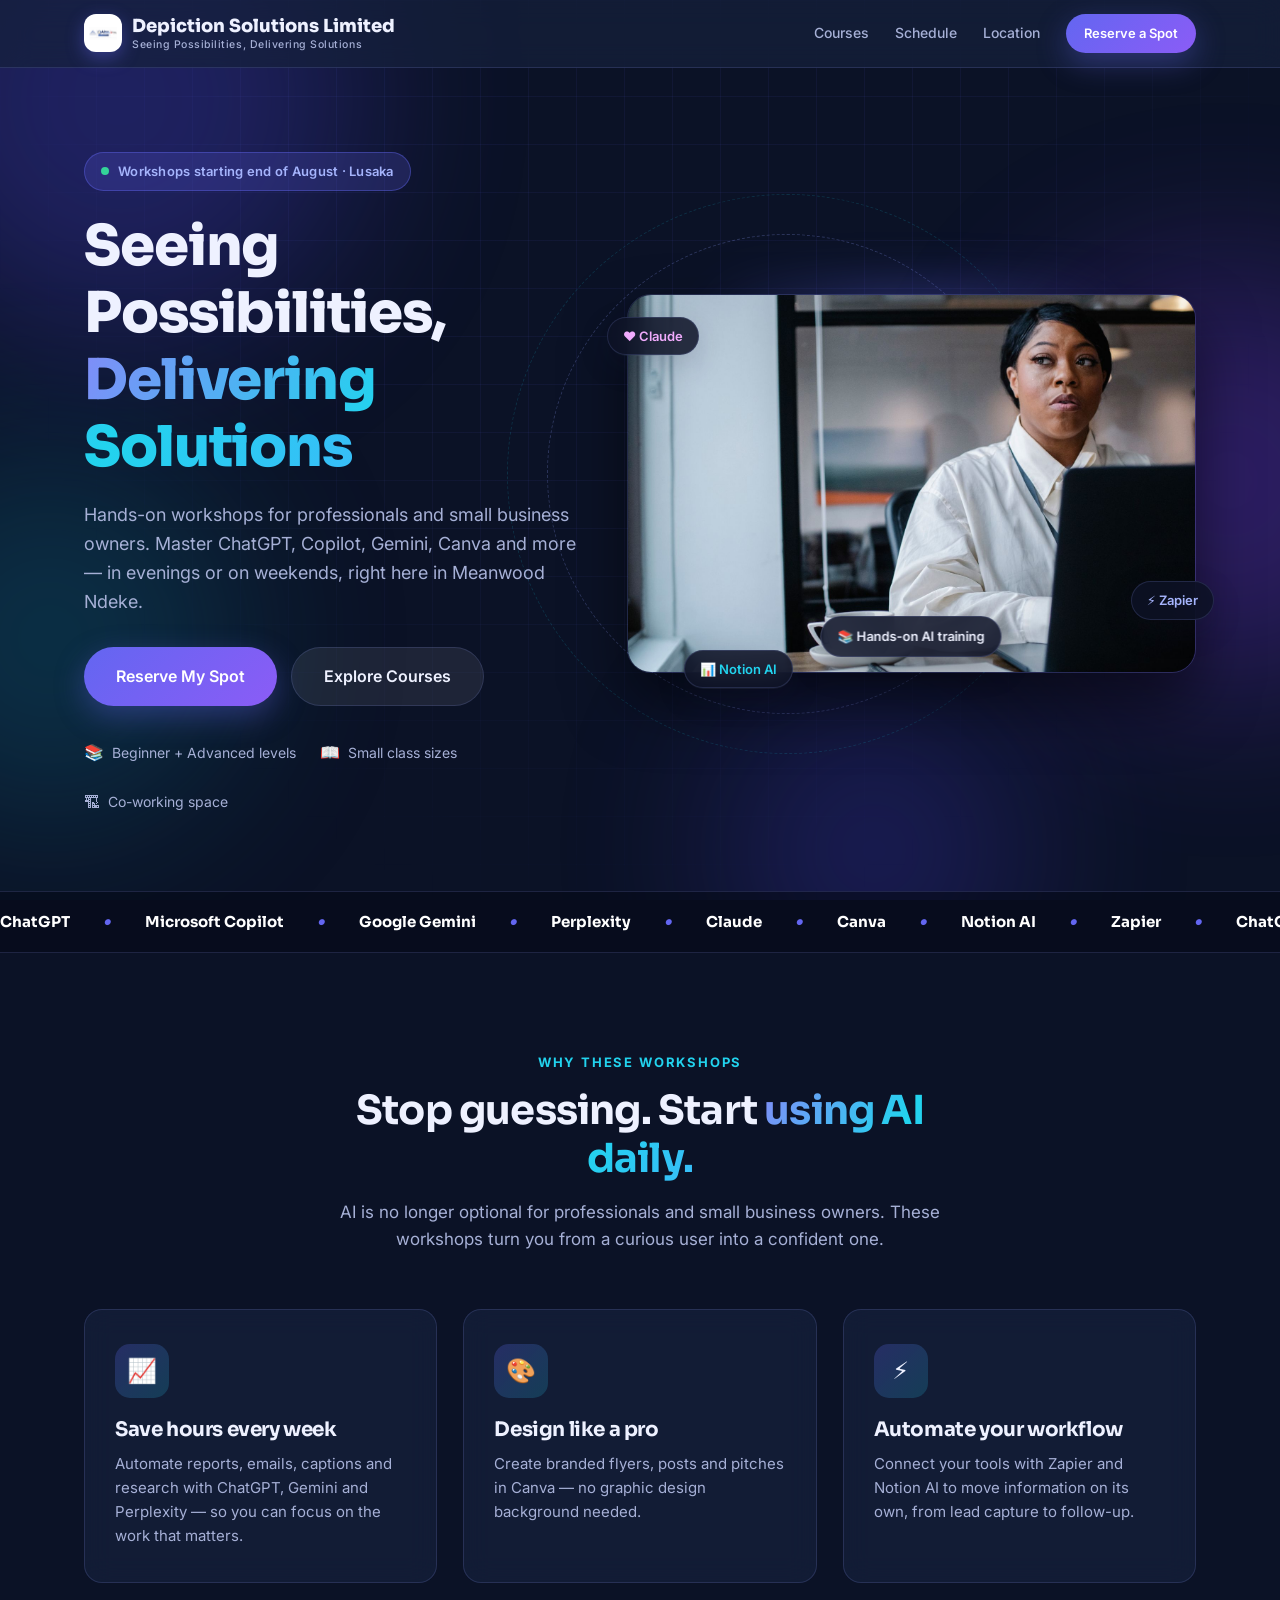
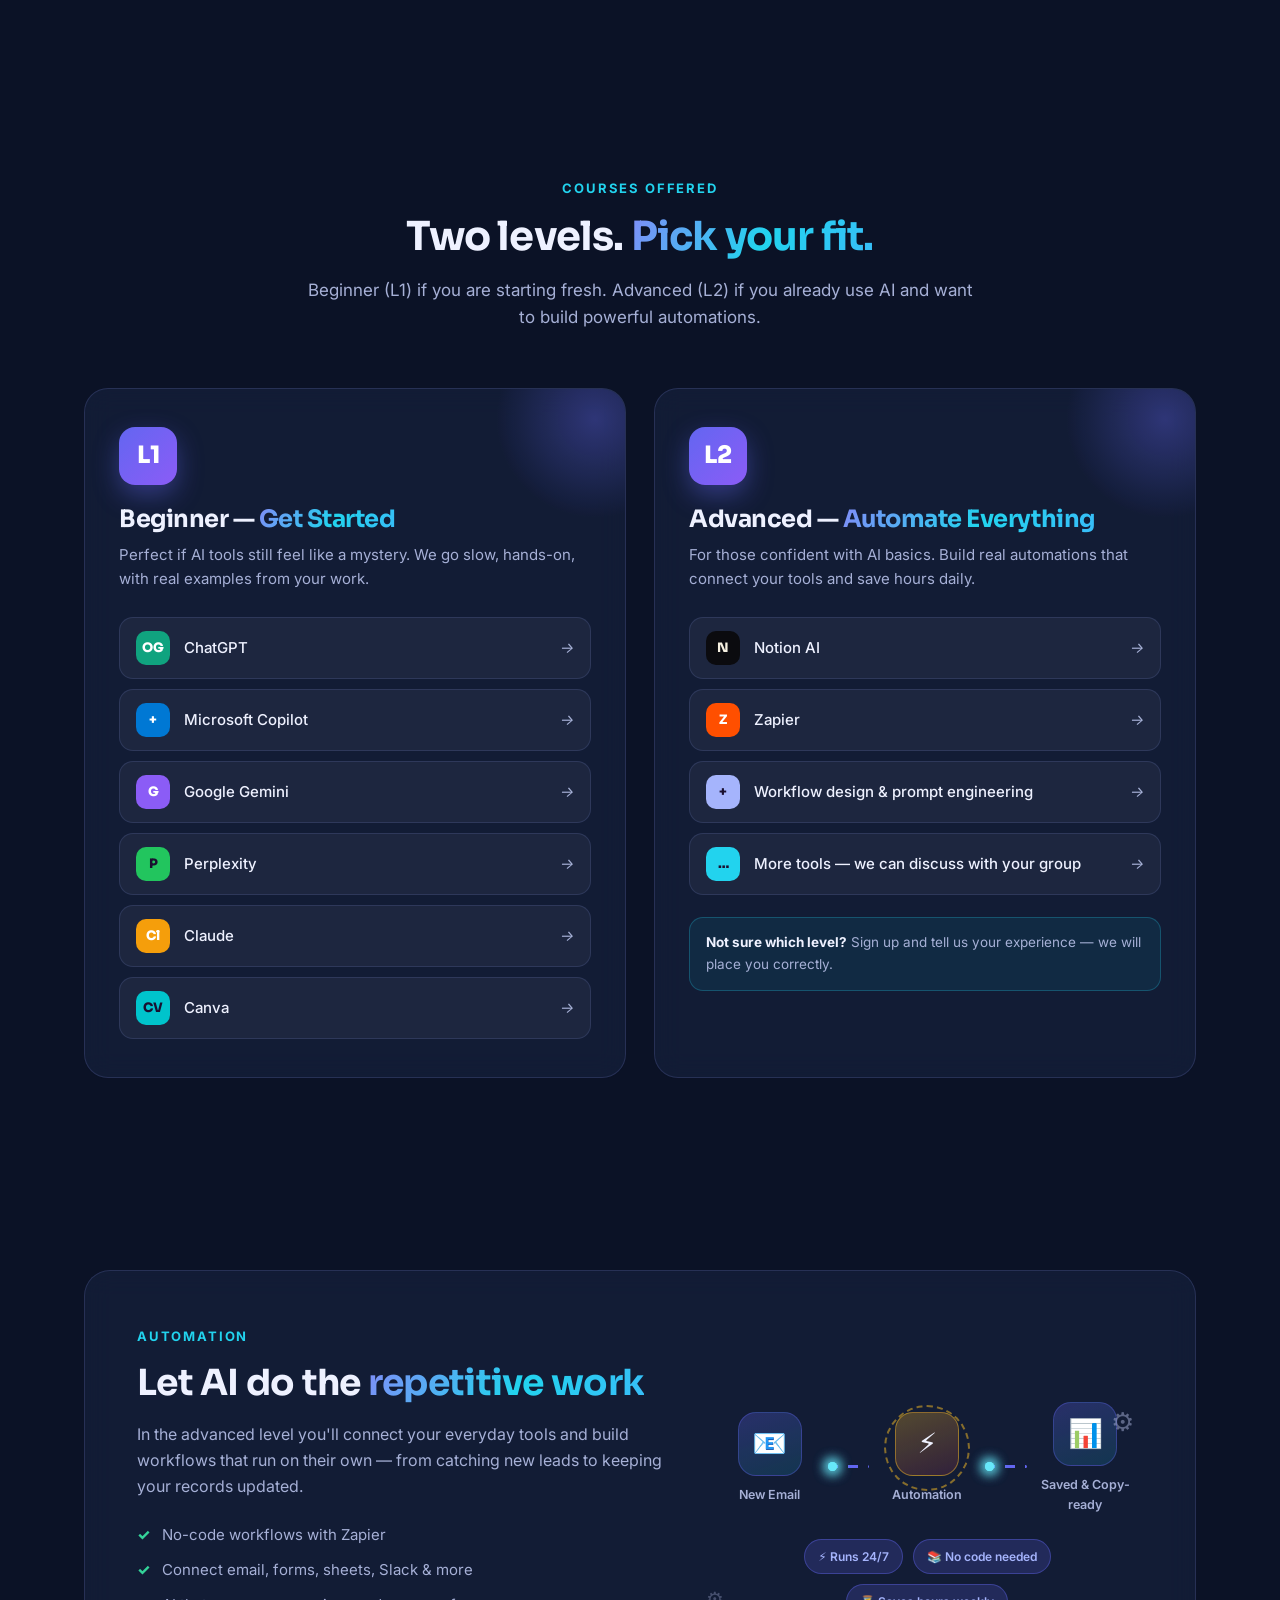
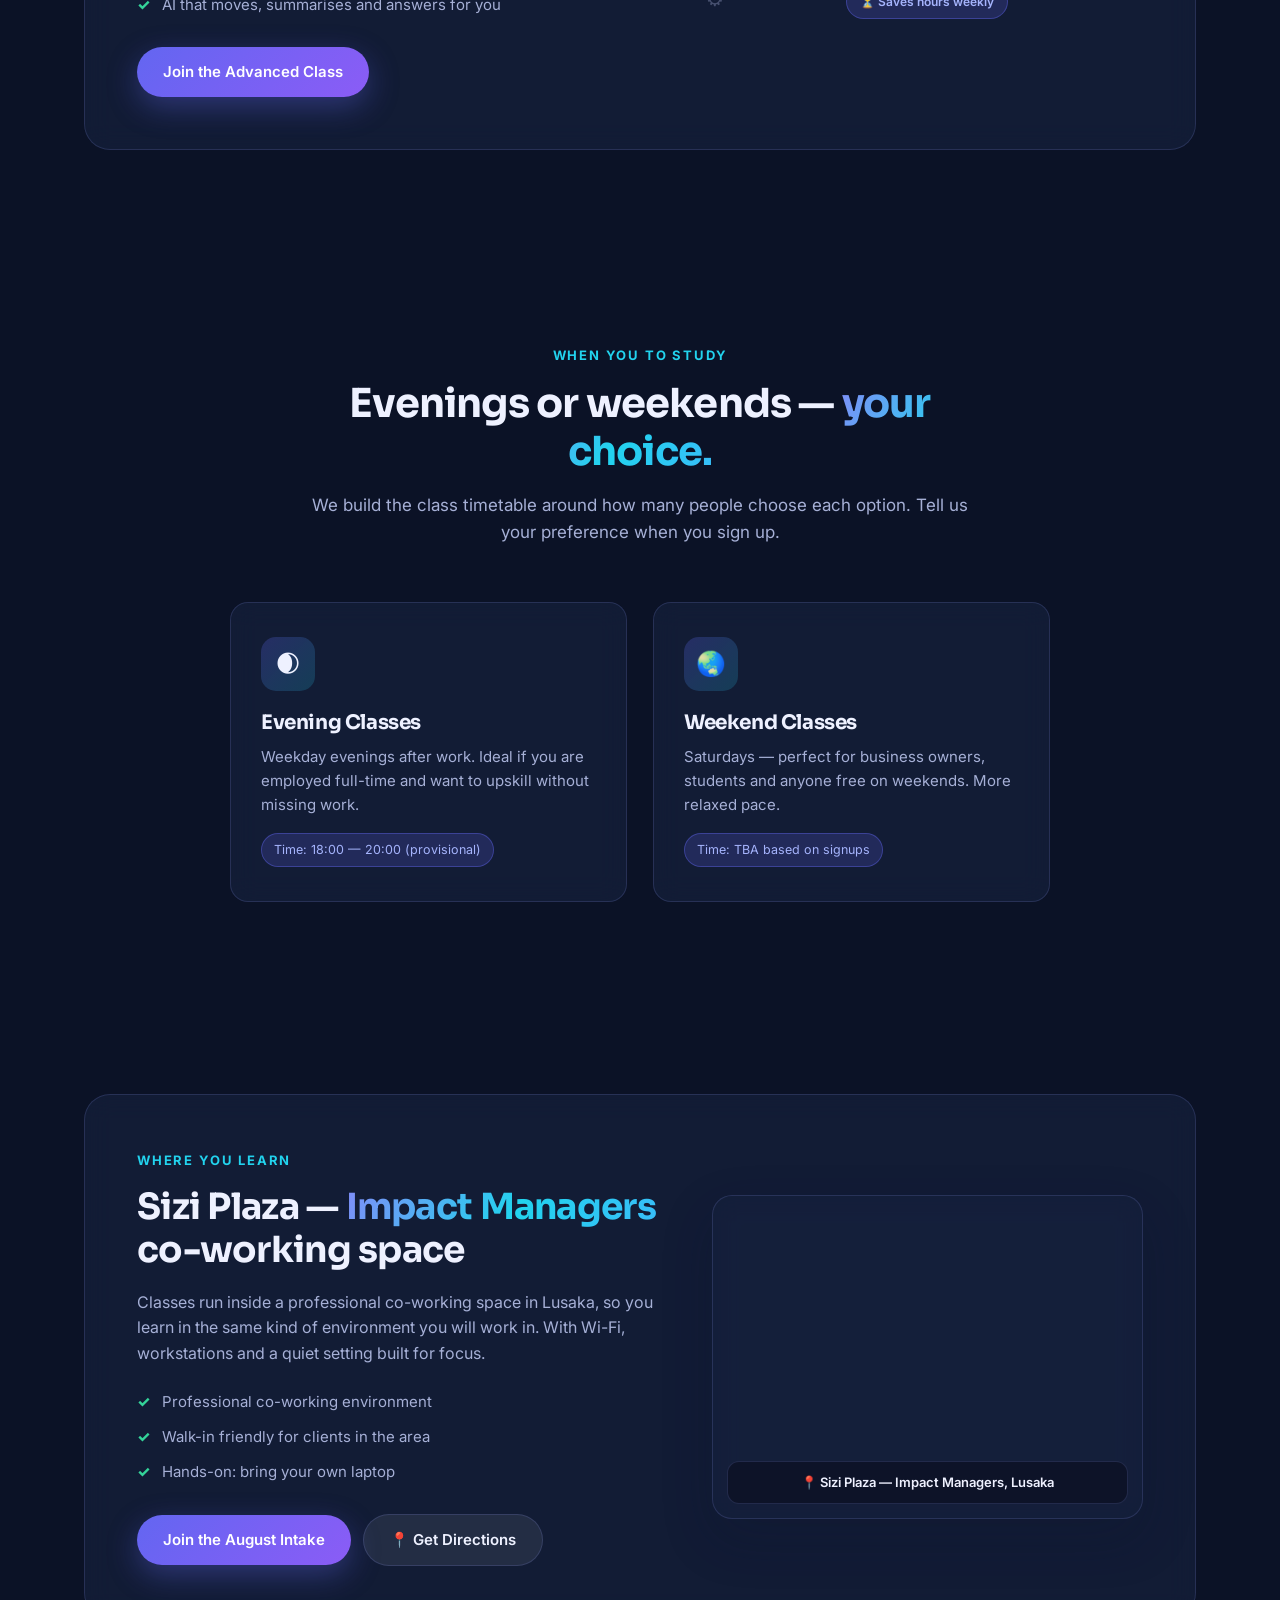
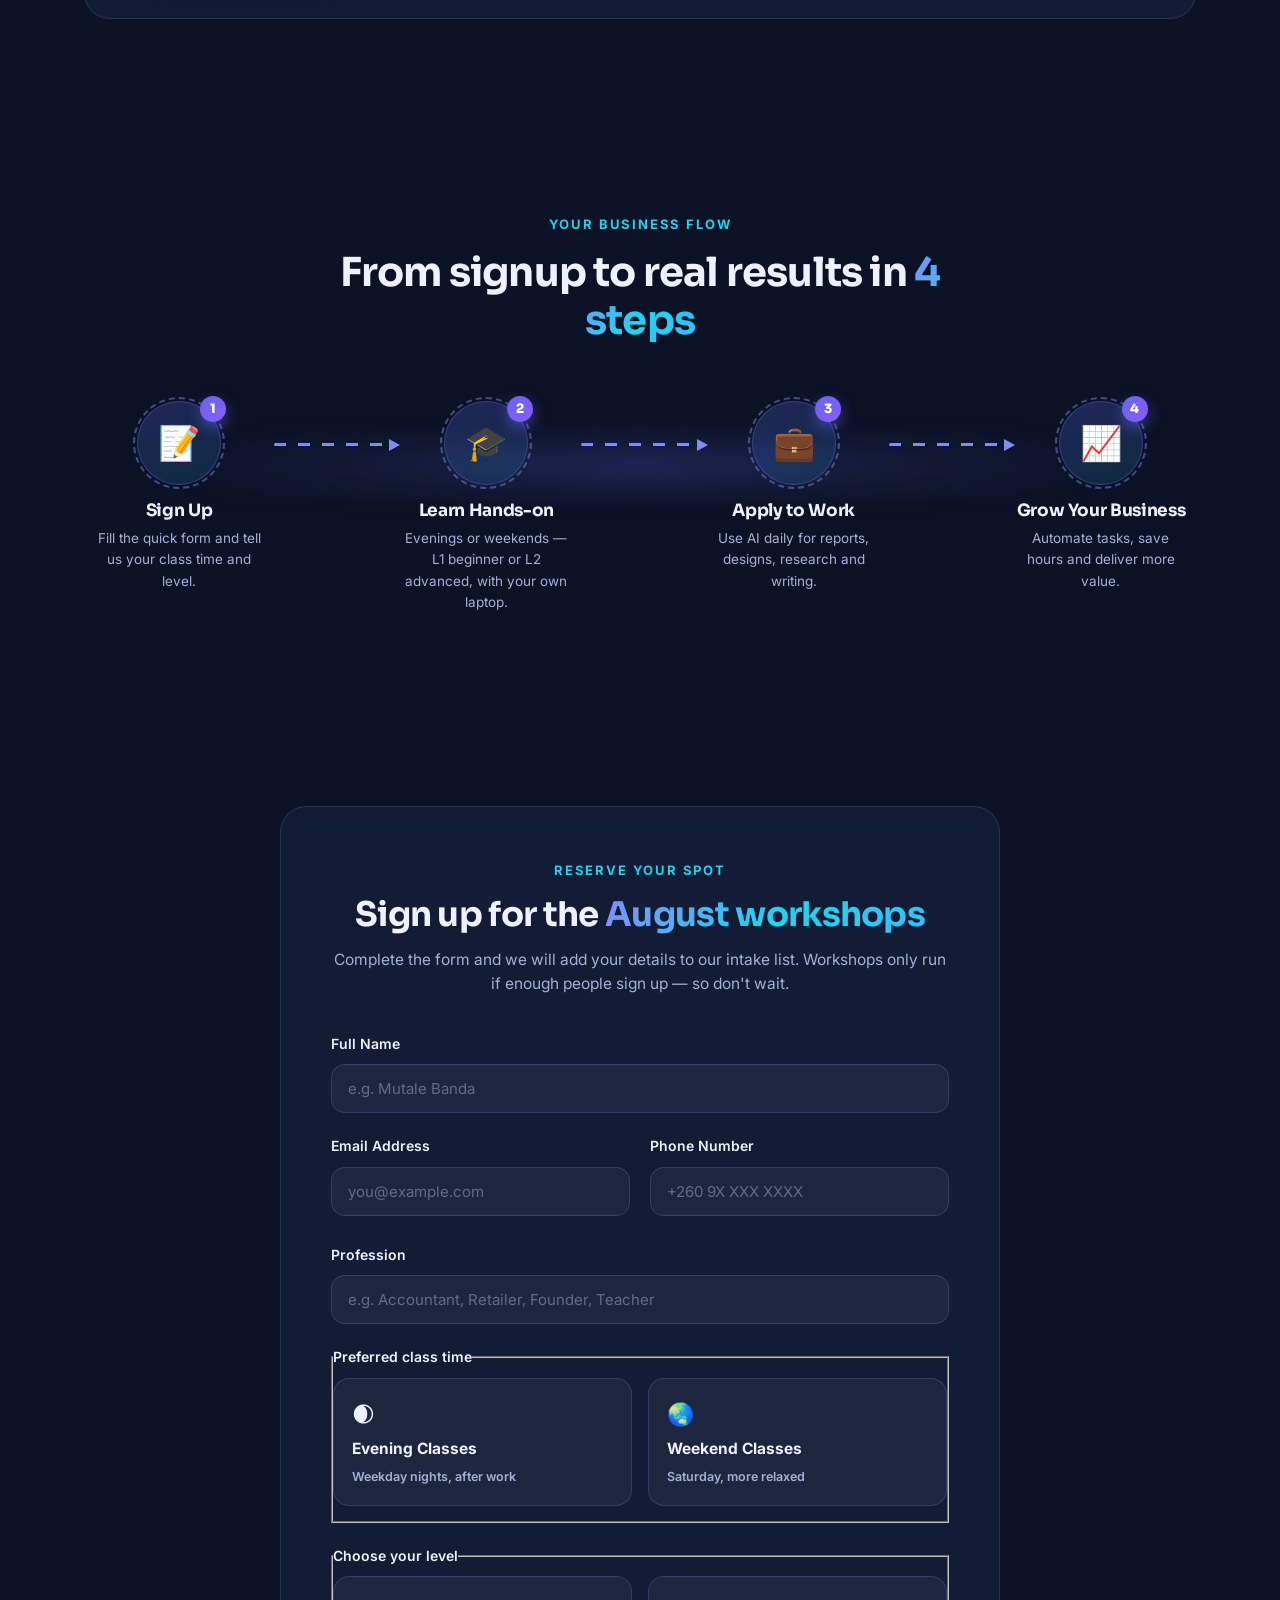
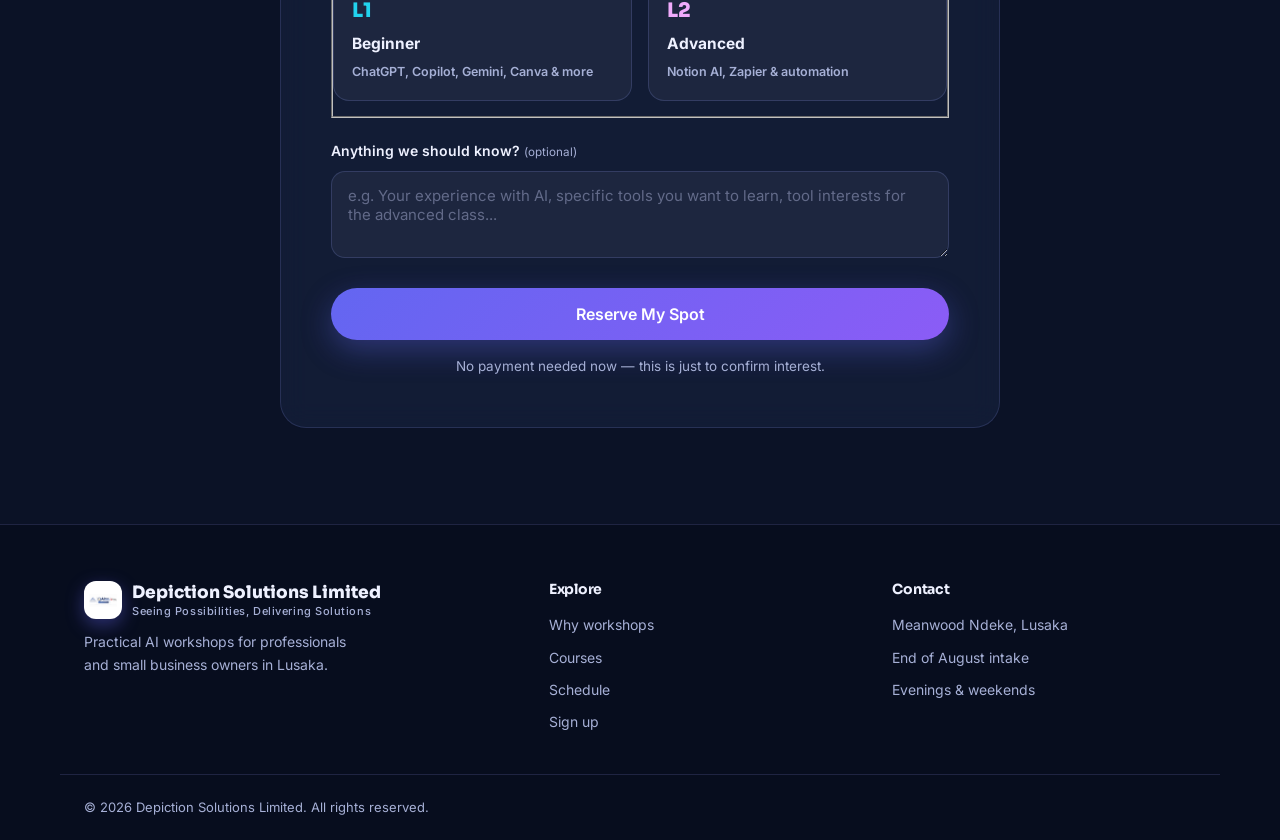
<file: landing page/index.html>
<!DOCTYPE html>
<html lang="en">
<head>
  <meta charset="UTF-8" />
  <meta name="viewport" content="width=device-width, initial-scale=1.0" />
  <title>Depiction Solutions Limited | AI Workshops &amp; Training in Lusaka</title>
  <meta name="description" content="Hands-on beginner & advanced AI workshops for professionals and small business owners in Lusaka by Depiction Solutions Limited. Learn ChatGPT, Copilot, Gemini, Perplexity, Claude, Canva, Notion AI and Zapier." />
  <link rel="preconnect" href="https://fonts.googleapis.com" />
  <link rel="preconnect" href="https://fonts.gstatic.com" crossorigin />
  <link href="https://fonts.googleapis.com/css2?family=Sora:wght@400;600;700;800&family=Inter:wght@400;500;600&display=swap" rel="stylesheet" />
  <link rel="icon" type="image/png" href="assets/logo.png" />
  <link rel="stylesheet" href="assets/style.css" />
</head>
<body>

  <!-- Decorative background -->
  <div class="bg-orbs" aria-hidden="true">
    <span class="orb orb-1"></span>
    <span class="orb orb-2"></span>
    <span class="orb orb-3"></span>
    <span class="orb orb-4"></span>
  </div>
  <div class="grid-overlay" aria-hidden="true"></div>

  <!-- ================= NAV ================= -->
  <header class="nav glass">
    <div class="nav-inner">
      <a href="#top" class="brand">
        <span class="brand-mark brand-logo">
          <img src="assets/logo.png" alt="Depiction Solutions Limited logo" />
        </span>
        <span class="brand-text">
          <span class="brand-name">Depiction Solutions Limited</span>
          <span class="brand-slogan">Seeing Possibilities, Delivering Solutions</span>
        </span>
      </a>
      <nav class="nav-links">
        <a href="#tools">Courses</a>
        <a href="#schedule">Schedule</a>
        <a href="#location">Location</a>
        <a href="#signup" class="btn btn-sm btn-primary">Reserve a Spot</a>
      </nav>
    </div>
  </header>

  <!-- ================= HERO ================= -->
  <section class="hero" id="top">
    <div class="hero-inner">
      <div class="hero-copy">
        <span class="pill">
          <span class="dot"></span> Workshops starting end of August &middot; Lusaka
        </span>
        <h1>Seeing Possibilities,<br/><span class="grad-text">Delivering Solutions</span></h1>
        <p class="lead">
          Hands-on workshops for professionals and small business owners. Master
          ChatGPT, Copilot, Gemini, Canva and more — in evenings or on weekends,
          right here in Meanwood Ndeke.
        </p>
        <div class="hero-cta">
          <a href="#signup" class="btn btn-primary btn-lg">Reserve My Spot</a>
          <a href="#tools" class="btn btn-ghost btn-lg">Explore Courses</a>
        </div>
        <ul class="hero-meta">
          <li><span class="meta-ic">&#128218;</span> Beginner + Advanced levels</li>
          <li><span class="meta-ic">&#128214;</span> Small class sizes</li>
          <li><span class="meta-ic">&#127959;</span> Co-working space</li>
        </ul>
      </div>

      <div class="hero-visual" aria-hidden="true">
        <div class="hero-photo-wrap">
          <span class="photo-glow" aria-hidden="true"></span>
          <span class="photo-sheen" aria-hidden="true"></span>
          <img class="hero-photo" src="assets/hero-woman.jpg" alt="Black businesswoman learning AI at her desk in a modern office" />
          <span class="photo-spark ps-1" aria-hidden="true"></span>
          <span class="photo-spark ps-2" aria-hidden="true"></span>
          <span class="photo-spark ps-3" aria-hidden="true"></span>
          <span class="photo-badge glass">&#128218;&#65039; Hands-on AI training</span>
        </div>
        <div class="floating-chip chip-1 glass">&#9829; Claude</div>
        <div class="floating-chip chip-2 glass">&#9889; Zapier</div>
        <div class="floating-chip chip-3 glass">&#128202; Notion AI</div>
        <div class="ring ring-1"></div>
        <div class="ring ring-2"></div>
      </div>
    </div>

    <div class="marquee">
      <div class="marquee-track">
        <span>ChatGPT</span><i>&#9679;</i><span>Microsoft Copilot</span><i>&#9679;</i><span>Google Gemini</span><i>&#9679;</i><span>Perplexity</span><i>&#9679;</i><span>Claude</span><i>&#9679;</i><span>Canva</span><i>&#9679;</i><span>Notion AI</span><i>&#9679;</i><span>Zapier</span><i>&#9679;</i>
        <span>ChatGPT</span><i>&#9679;</i><span>Microsoft Copilot</span><i>&#9679;</i><span>Google Gemini</span><i>&#9679;</i><span>Perplexity</span><i>&#9679;</i><span>Claude</span><i>&#9679;</i><span>Canva</span><i>&#9679;</i><span>Notion AI</span><i>&#9679;</i><span>Zapier</span><i>&#9679;</i>
      </div>
    </div>
  </section>

  <!-- ================= INTRO / WHY ================= -->
  <section class="section" id="about">
    <div class="container">
      <div class="section-head">
        <span class="eyebrow">Why these workshops</span>
        <h2>Stop guessing. Start <span class="grad-text">using AI daily.</span></h2>
        <p>AI is no longer optional for professionals and small business owners. These workshops turn you from a curious user into a confident one.</p>
      </div>
      <div class="card-grid">
        <article class="card glass">
          <span class="card-ic">&#128200;</span>
          <h3>Save hours every week</h3>
          <p>Automate reports, emails, captions and research with ChatGPT, Gemini and Perplexity — so you can focus on the work that matters.</p>
        </article>
        <article class="card glass">
          <span class="card-ic">&#127912;</span>
          <h3>Design like a pro</h3>
          <p>Create branded flyers, posts and pitches in Canva — no graphic design background needed.</p>
        </article>
        <article class="card glass">
          <span class="card-ic">&#9889;</span>
          <h3>Automate your workflow</h3>
          <p>Connect your tools with Zapier and Notion AI to move information on its own, from lead capture to follow-up.</p>
        </article>
      </div>
    </div>
  </section>

  <!-- ================= COURSES ================= -->
  <section class="section" id="tools">
    <div class="container">
      <div class="section-head">
        <span class="eyebrow">Courses offered</span>
        <h2>Two levels. <span class="grad-text">Pick your fit.</span></h2>
        <p>Beginner (L1) if you are starting fresh. Advanced (L2) if you already use AI and want to build powerful automations.</p>
      </div>

      <div class="level-grid">
        <article class="level-card glass">
          <div class="level-top">
            <span class="level-badge">L1</span>
            <h3>Beginner — <span class="grad-text">Get Started</span></h3>
            <p>Perfect if AI tools still feel like a mystery. We go slow, hands-on, with real examples from your work.</p>
          </div>
          <ul class="tool-list">
            <li><span class="tool-avatar av-1">OG</span><span class="tool-name">ChatGPT</span><i class="go">&#8594;</i></li>
            <li><span class="tool-avatar av-2">+</span><span class="tool-name">Microsoft Copilot</span><i class="go">&#8594;</i></li>
            <li><span class="tool-avatar av-3">G</span><span class="tool-name">Google Gemini</span><i class="go">&#8594;</i></li>
            <li><span class="tool-avatar av-4">P</span><span class="tool-name">Perplexity</span><i class="go">&#8594;</i></li>
            <li><span class="tool-avatar av-5">Cl</span><span class="tool-name">Claude</span><i class="go">&#8594;</i></li>
            <li><span class="tool-avatar av-6">CV</span><span class="tool-name">Canva</span><i class="go">&#8594;</i></li>
          </ul>
        </article>

        <article class="level-card glass">
          <div class="level-top">
            <span class="level-badge">L2</span>
            <h3>Advanced — <span class="grad-text">Automate Everything</span></h3>
            <p>For those confident with AI basics. Build real automations that connect your tools and save hours daily.</p>
          </div>
          <ul class="tool-list">
            <li><span class="tool-avatar av-7">N</span><span class="tool-name">Notion AI</span><i class="go">&#8594;</i></li>
            <li><span class="tool-avatar av-8">Z</span><span class="tool-name">Zapier</span><i class="go">&#8594;</i></li>
            <li><span class="tool-avatar av-9">+</span><span class="tool-name">Workflow design &amp; prompt engineering</span><i class="go">&#8594;</i></li>
            <li><span class="tool-avatar av-10">&hellip;</span><span class="tool-name">More tools — we can discuss with your group</span><i class="go">&#8594;</i></li>
          </ul>
          <div class="level-note">
            <strong>Not sure which level?</strong> Sign up and tell us your experience — we will place you correctly.
          </div>
        </article>
      </div>
    </div>
  </section>

  <!-- ================= AUTOMATION ================= -->
  <section class="section" id="automation">
    <div class="container">
      <div class="loc-card glass">
        <div class="loc-info">
          <span class="eyebrow">Automation</span>
          <h2>Let AI do the <span class="grad-text">repetitive work</span></h2>
          <p>In the advanced level you'll connect your everyday tools and build workflows that run on their own — from catching new leads to keeping your records updated.</p>
          <ul class="loc-points">
            <li><span>&#10003;</span> No-code workflows with Zapier</li>
            <li><span>&#10003;</span> Connect email, forms, sheets, Slack &amp; more</li>
            <li><span>&#10003;</span> AI that moves, summarises and answers for you</li>
          </ul>
          <a href="#signup" class="btn btn-primary">Join the Advanced Class</a>
        </div>
        <div class="auto-visual" aria-hidden="true">
          <div class="auto-pipe">
            <div class="auto-node app">
              <span class="app-ic">&#128231;</span>
              <span class="app-label">New Email</span>
            </div>
            <span class="auto-line"><i class="packet pt-1"></i><i class="packet pt-2"></i></span>
            <div class="auto-node zap">
              <span class="auto-rings"></span>
              <span class="app-ic zap-ic">&#9889;</span>
              <span class="app-label">Automation</span>
            </div>
            <span class="auto-line"><i class="packet pt-3"></i><i class="packet pt-4"></i></span>
            <div class="auto-node app">
              <span class="app-ic">&#128202;</span>
              <span class="app-label">Saved &amp; Copy-ready</span>
            </div>
          </div>
          <div class="auto-chips">
            <span class="auto-chip">&#9889; Runs 24/7</span>
            <span class="auto-chip">&#128218; No code needed</span>
            <span class="auto-chip">&#9203; Saves hours weekly</span>
          </div>
          <span class="auto-gear g1">&#9881;</span>
          <span class="auto-gear g2">&#9881;</span>
        </div>
      </div>
    </div>
  </section>

  <!-- ================= SCHEDULE ================= -->
  <section class="section" id="schedule">
    <div class="container">
      <div class="section-head">
        <span class="eyebrow">When you to study</span>
        <h2>Evenings or weekends — <span class="grad-text">your choice.</span></h2>
        <p>We build the class timetable around how many people choose each option. Tell us your preference when you sign up.</p>
      </div>
      <div class="card-grid two">
        <article class="card glass">
          <span class="card-ic">&#127762;</span>
          <h3>Evening Classes</h3>
          <p>Weekday evenings after work. Ideal if you are employed full-time and want to upskill without missing work.</p>
          <span class="tag">Time: 18:00 — 20:00 (provisional)</span>
        </article>
        <article class="card glass">
          <span class="card-ic">&#127759;</span>
          <h3>Weekend Classes</h3>
          <p>Saturdays — perfect for business owners, students and anyone free on weekends. More relaxed pace.</p>
          <span class="tag">Time: TBA based on signups</span>
        </article>
      </div>
    </div>
  </section>

  <!-- ================= LOCATION ================= -->
  <section class="section" id="location">
    <div class="container">
      <div class="loc-card glass">
        <div class="loc-info">
          <span class="eyebrow">Where you learn</span>
          <h2>Sizi Plaza — <span class="grad-text">Impact Managers</span> co-working space</h2>
          <p>Classes run inside a professional co-working space in Lusaka, so you learn in the same kind of environment you will work in. With Wi-Fi, workstations and a quiet setting built for focus.</p>
          <ul class="loc-points">
            <li><span>&#10003;</span> Professional co-working environment</li>
            <li><span>&#10003;</span> Walk-in friendly for clients in the area</li>
            <li><span>&#10003;</span> Hands-on: bring your own laptop</li>
          </ul>
          <div class="loc-cta">
            <a href="#signup" class="btn btn-primary">Join the August Intake</a>
            <a class="btn btn-ghost" href="https://www.google.com/maps/place/Sizi+Plaza+-+Impact+Managers/@-15.4154677,28.2747518,17z/data=!3m1!4b1!4m6!3m5!1s0x1940f3004de633bd:0xb235106be61872c9!8m2!3d-15.4154677!4d28.2773267!16s%2Fg%2F11xnlxsxmz?entry=ttu" target="_blank" rel="noopener">&#128205; Get Directions</a>
          </div>
        </div>
        <div class="loc-visual">
          <div class="map-card glass">
            <iframe class="map-frame"
                    src="https://www.google.com/maps?q=-15.4154677,28.2773267&z=17&hl=en&output=embed"
                    width="100%" height="100%" style="border:0;"
                    loading="lazy" allowfullscreen
                    referrerpolicy="no-referrer-when-downgrade"
                    title="Map — Sizi Plaza, Impact Managers co-working space, Lusaka"></iframe>
            <a class="map-label" href="https://www.google.com/maps/place/Sizi+Plaza+-+Impact+Managers/@-15.4154677,28.2747518,17z/data=!3m1!4b1!4m6!3m5!1s0x1940f3004de633bd:0xb235106be61872c9!8m2!3d-15.4154677!4d28.2773267!16s%2Fg%2F11xnlxsxmz?entry=ttu" target="_blank" rel="noopener">&#128205; Sizi Plaza — Impact Managers, Lusaka</a>
          </div>
        </div>
      </div>
    </div>
  </section>

  <!-- ================= HOW IT WORKS ================= -->
  <section class="section" id="how">
    <div class="container">
      <div class="section-head">
        <span class="eyebrow">Your business flow</span>
        <h2>From signup to real results in <span class="grad-text">4 steps</span></h2>
      </div>
      <div class="flow">
        <div class="flow-node">
          <span class="flow-ring"><span class="flow-ic">&#128221;</span><span class="flow-num">1</span></span>
          <h3>Sign Up</h3>
          <p>Fill the quick form and tell us your class time and level.</p>
        </div>
        <span class="flow-link" aria-hidden="true"></span>
        <div class="flow-node">
          <span class="flow-ring"><span class="flow-ic">&#127891;</span><span class="flow-num">2</span></span>
          <h3>Learn Hands-on</h3>
          <p>Evenings or weekends — L1 beginner or L2 advanced, with your own laptop.</p>
        </div>
        <span class="flow-link" aria-hidden="true"></span>
        <div class="flow-node">
          <span class="flow-ring"><span class="flow-ic">&#128188;</span><span class="flow-num">3</span></span>
          <h3>Apply to Work</h3>
          <p>Use AI daily for reports, designs, research and writing.</p>
        </div>
        <span class="flow-link" aria-hidden="true"></span>
        <div class="flow-node">
          <span class="flow-ring"><span class="flow-ic">&#128200;</span><span class="flow-num">4</span></span>
          <h3>Grow Your Business</h3>
          <p>Automate tasks, save hours and deliver more value.</p>
        </div>
      </div>
    </div>
  </section>

  <!-- ================= SIGNUP FORM ================= -->
  <section class="section signup-section" id="signup">
    <div class="container">
      <div class="form-wrap glass">
        <div class="form-head">
          <span class="eyebrow">Reserve your spot</span>
          <h2>Sign up for the <span class="grad-text">August workshops</span></h2>
          <p>Complete the form and we will add your details to our intake list. Workshops only run if enough people sign up — so don't wait.</p>
        </div>

        <form id="signupForm" novalidate>
          <div class="field">
            <label for="fullName">Full Name</label>
            <input type="text" id="fullName" name="fullName" placeholder="e.g. Mutale Banda" required autocomplete="name" />
            <span class="err" data-for="fullName"></span>
          </div>

          <div class="field-row">
            <div class="field">
              <label for="email">Email Address</label>
              <input type="email" id="email" name="email" placeholder="you@example.com" required autocomplete="email" />
              <span class="err" data-for="email"></span>
            </div>
            <div class="field">
              <label for="phone">Phone Number</label>
              <input type="tel" id="phone" name="phone" placeholder="+260 9X XXX XXXX" required autocomplete="tel" />
              <span class="err" data-for="phone"></span>
            </div>
          </div>

          <div class="field">
            <label for="profession">Profession</label>
            <input type="text" id="profession" name="profession" placeholder="e.g. Accountant, Retailer, Founder, Teacher" required />
            <span class="err" data-for="profession"></span>
          </div>

          <fieldset class="field">
            <legend>Preferred class time</legend>
            <div class="option-grid">
              <label class="option-card">
                <input type="radio" name="classTime" value="Evening classes" required />
                <span class="option-box">
                  <span class="opt-ic">&#127762;</span>
                  <span class="opt-title">Evening Classes</span>
                  <span class="opt-sub">Weekday nights, after work</span>
                </span>
              </label>
              <label class="option-card">
                <input type="radio" name="classTime" value="Weekend classes" required />
                <span class="option-box">
                  <span class="opt-ic">&#127759;</span>
                  <span class="opt-title">Weekend Classes</span>
                  <span class="opt-sub">Saturday, more relaxed</span>
                </span>
              </label>
            </div>
            <span class="err" data-for="classTime"></span>
          </fieldset>

          <fieldset class="field">
            <legend>Choose your level</legend>
            <div class="option-grid">
              <label class="option-card">
                <input type="radio" name="level" value="L1 - Beginner" required />
                <span class="option-box">
                  <span class="opt-level">L1</span>
                  <span class="opt-title">Beginner</span>
                  <span class="opt-sub">ChatGPT, Copilot, Gemini, Canva &amp; more</span>
                </span>
              </label>
              <label class="option-card">
                <input type="radio" name="level" value="L2 - Advanced" required />
                <span class="option-box">
                  <span class="opt-level lv2">L2</span>
                  <span class="opt-title">Advanced</span>
                  <span class="opt-sub">Notion AI, Zapier &amp; automation</span>
                </span>
              </label>
            </div>
            <span class="err" data-for="level"></span>
          </fieldset>

          <div class="field">
            <label for="message">Anything we should know? <small>(optional)</small></label>
            <textarea id="message" name="message" rows="3" placeholder="e.g. Your experience with AI, specific tools you want to learn, tool interests for the advanced class..."></textarea>
          </div>

          <button type="submit" class="btn btn-primary btn-block btn-lg" id="submitBtn">
            <span class="btn-label">Reserve My Spot</span>
          </button>

          <p class="form-note" id="formNote">No payment needed now &mdash; this is just to confirm interest.</p>
        </form>

        <div class="form-success" id="formSuccess" hidden>
          <span class="success-ic">&#10003;</span>
          <h3>You're on the list, <span id="successName"></span>!</h3>
          <p>Thanks for signing up. We will contact you on <strong id="successEmail"></strong> once the workshop schedules are confirmed.</p>
          <a href="#top" class="btn btn-ghost">Back to top</a>
        </div>
      </div>
    </div>
  </section>

  <!-- ================= FOOTER ================= -->
  <footer class="footer">
    <div class="container footer-inner">
      <div class="footer-brand">
        <div class="footer-brand-row">
          <span class="brand-mark brand-logo">
            <img src="assets/logo.png" alt="Depiction Solutions Limited logo" />
          </span>
          <span class="brand-text">
            <span class="brand-name">Depiction Solutions Limited</span>
            <span class="brand-slogan">Seeing Possibilities, Delivering Solutions</span>
          </span>
        </div>
        <p>Practical AI workshops for professionals and small business owners in Lusaka.</p>
      </div>
      <div class="footer-links">
        <h4>Explore</h4>
        <a href="#about">Why workshops</a>
        <a href="#tools">Courses</a>
        <a href="#schedule">Schedule</a>
        <a href="#signup">Sign up</a>
      </div>
      <div class="footer-links">
        <h4>Contact</h4>
        <span>Meanwood Ndeke, Lusaka</span>
        <span>End of August intake</span>
        <span>Evenings &amp; weekends</span>
      </div>
    </div>
    <div class="container footer-bottom">
      <span>&copy; <span id="year"></span> Depiction Solutions Limited. All rights reserved.</span>
    </div>
  </footer>

  <script src="assets/script.js"></script>
</body>
</html>
</file>
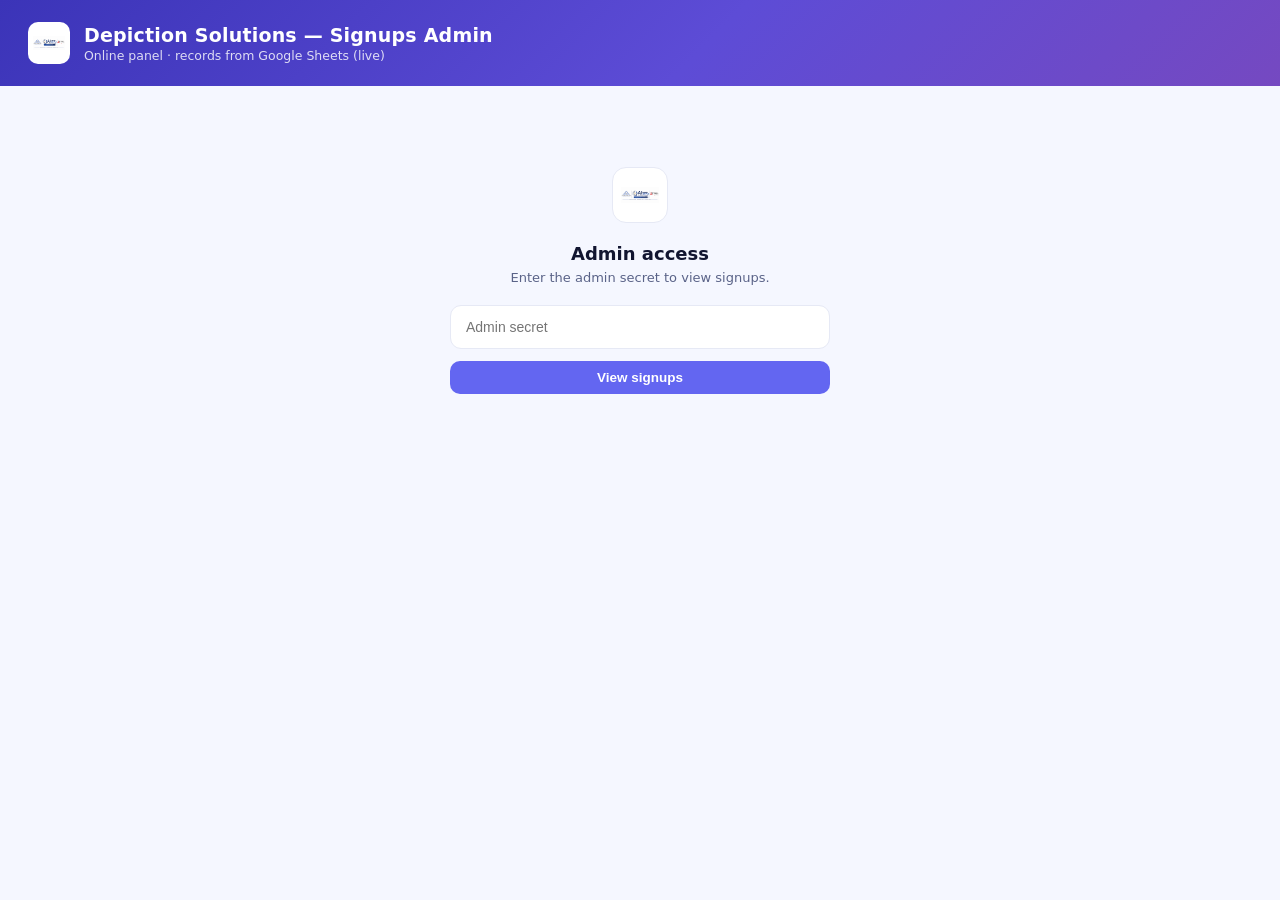
<file: landing page/panel/index.html>
<!DOCTYPE html>
<html lang="en">
<head>
<meta charset="UTF-8">
<meta name="viewport" content="width=device-width, initial-scale=1.0">
<title>Signups Admin — Depiction Solutions</title>
<link rel="icon" href="../assets/logo.png" type="image/png">
<style>
  :root{
    --bg:#f5f7ff; --card:#ffffff; --line:#e6e9f5; --text:#111530; --muted:#5a6388;
    --primary:#6366f1; --primary-2:#8b5cf6; --accent:#06b6d4; --danger:#e11d48; --radius:16px;
  }
  *{box-sizing:border-box; margin:0; padding:0;}
  body{background:var(--bg); color:var(--text); font-family:'Segoe UI', system-ui, sans-serif; min-height:100vh;}
  header{background:linear-gradient(135deg,#3b34b8,#5d4cd6 55%,#7549c1); color:#fff; padding:22px 28px;
    display:flex; align-items:center; gap:14px; flex-wrap:wrap;}
  header img{height:42px; width:42px; object-fit:contain; background:#fff; border-radius:10px; padding:5px;}
  header .t{flex:1;}
  header h1{font-size:19px; font-weight:650; letter-spacing:.2px;}
  header p{font-size:12.5px; opacity:.82; margin-top:2px;}
  .btn{display:inline-flex; align-items:center; gap:8px; border:0; cursor:pointer; font-weight:600;
    font-size:13.5px; padding:9px 15px; border-radius:10px; transition:.15s;}
  .btn.ghost{background:rgba(255,255,255,.16); color:#fff;}
  .btn.ghost:hover{background:rgba(255,255,255,.26);}
  .wrap{max-width:1080px; margin:24px auto; padding:0 20px;}
  .card{background:var(--card); border:1px solid var(--line); border-radius:var(--radius); padding:20px; box-shadow:0 8px 28px rgba(28,34,90,.06);}
  .stats{display:grid; grid-template-columns:repeat(auto-fit,minmax(150px,1fr)); gap:14px; margin-bottom:18px;}
  .stat{background:var(--card); border:1px solid var(--line); border-radius:var(--radius); padding:16px 18px;}
  .stat b{display:block; font-size:26px; color:var(--primary);}
  .stat span{font-size:12.5px; color:var(--muted);}
  table{width:100%; border-collapse:collapse; font-size:13px;}
  th,td{text-align:left; padding:10px 10px; border-bottom:1px solid var(--line); vertical-align:top;}
  th{color:var(--muted); font-weight:600; white-space:nowrap;}
  td{word-break:break-word;}
  tr:hover td{background:#f3f5ff;}
  .tools{display:flex; gap:10px; justify-content:space-between; align-items:center; flex-wrap:wrap; margin-bottom:16px;}
  .btn.primary{background:var(--primary); color:#fff;}
  .btn.primary:hover{background:#5558e8;}
  .btn.danger{background:#fff0f3; color:var(--danger); border:1px solid #ffd3dc;}
  .empty{color:var(--muted); padding:34px; text-align:center; font-size:14px;}
  .note{font-size:12px; color:var(--muted); margin-top:14px; line-height:1.5;}
  .login{max-width:380px; margin:9vh auto 0; text-align:center;}
  .login h2{font-size:18px; margin-bottom:6px;}
  .login p{color:var(--muted); font-size:13px; margin-bottom:20px;}
  input[type=password]{width:100%; padding:13px 15px; border:1.5px solid var(--line); border-radius:11px;
    font-size:14px; margin-bottom:12px; outline:none;}
  input[type=password]:focus{border-color:var(--primary);}
  .err{color:var(--danger); font-size:13px; margin-top:8px; display:none;}
  .hide{display:none !important;}
  .rowbtns{display:flex; gap:6px; white-space:nowrap;}
  .rowbtn{padding:5px 10px; border-radius:8px; border:1px solid var(--line); background:#fff; cursor:pointer; font-size:12px; font-weight:600; color:var(--text); transition:background .15s;}
  .rowbtn:hover{background:#eef0ff;}
  .rowbtn.danger{color:var(--danger); border-color:#ffd3dc; background:#fff0f3;}
  .rowbtn.danger:hover{background:#ffe3e8;}
  .modal{position:fixed; inset:0; background:rgba(9,12,30,.55); display:none; align-items:flex-start; justify-content:center; padding:26px 16px; z-index:100; overflow:auto;}
  .modal.open{display:flex;}
  .modal-card{background:#fff; border-radius:16px; max-width:620px; width:100%; padding:24px; box-shadow:0 20px 60px rgba(0,0,0,.3);}
  .modal-card h2{font-size:17px; margin-bottom:4px;}
  .modal-card .sub{font-size:12.5px; color:var(--muted); margin-bottom:6px;}
  .modal-card label{display:block; font-size:12.5px; font-weight:600; margin:12px 0 4px;}
  .modal-card input{width:100%; padding:9px 11px; border:1.5px solid var(--line); border-radius:9px; font-size:13.5px; outline:none; font-family:inherit;}
  .modal-card input:focus{border-color:var(--primary);}
  .modal-actions{display:flex; gap:10px; justify-content:flex-end; margin-top:20px;}
</style>
</head>
<body>

<header>
  <img src="../assets/logo.png" alt="logo">
  <div class="t">
    <h1>Depiction Solutions — Signups Admin</h1>
    <p>Online panel · records from Google Sheets (live)</p>
  </div>
  <button class="btn ghost" id="logoutBtn" style="display:none">Log out</button>
</header>

<div class="wrap" id="panelView" style="display:none">
  <div class="tools">
    <div style="font-weight:600; font-size:15px" id="updatedAt"></div>
    <div style="display:flex; gap:8px; flex-wrap:wrap;">
      <button class="btn primary" id="refreshBtn">Refresh</button>
      <button class="btn primary" id="csvBtn">Download CSV</button>
      <button class="btn primary" id="sheetBtn" style="display:none">Open Google Sheet</button>
      <button class="btn danger" id="clearDataBtn" style="display:none">Clear sheet (test rows)</button>
    </div>
  </div>

  <div class="stats">
    <div class="stat"><b id="statTotal">0</b><span>Total signups</span></div>
    <div class="stat"><b id="statToday">0</b><span>Today</span></div>
    <div class="stat"><b id="statWeek">0</b><span>Last 7 days</span></div>
    <div class="stat"><b id="statClasses">0</b><span>Weekend / weekday</span></div>
  </div>

  <div class="card">
    <table>
      <thead>
        <tr>
          <th>#</th><th>Full Name</th><th>Email</th><th>Phone</th><th>Profession</th>
          <th>Class time</th><th>Level</th><th>Message</th><th>Submitted</th><th></th>
        </tr>
      </thead>
      <tbody id="rows"></tbody>
    </table>
    <div class="empty" id="emptyMsg">No signups yet.</div>
  </div>

  <p class="note">
    Tip: the record of truth is your Google Sheet. You can also open it directly and export
    to Excel from there. This panel refreshes live every time it loads.
  </p>
</div>

<div class="login" id="loginView">
  <img src="../assets/logo.png" alt="logo" style="height:56px; width:56px; object-fit:contain;
    background:#fff; border:1px solid var(--line); border-radius:14px; padding:8px; margin-bottom:16px;">
  <h2>Admin access</h2>
  <p>Enter the admin secret to view signups.</p>
  <input type="password" id="keyInput" placeholder="Admin secret" autocomplete="off">
  <button class="btn primary" style="width:100%; justify-content:center" id="loginBtn">View signups</button>
  <div class="err" id="loginErr">Wrong secret. Try again.</div>
</div>

<div class="modal" id="editModal">
  <div class="modal-card">
    <h2>Edit signup</h2>
    <div class="sub">Changes apply to the Google Sheet immediately.</div>
    <label>Full Name</label><input id="eName">
    <label>Email Address</label><input id="eEmail" type="email">
    <label>Phone Number</label><input id="ePhone">
    <label>Profession</label><input id="eProfession">
    <label>Class Time</label><input id="eClassTime">
    <label>Level</label><input id="eLevel">
    <label>Message</label><input id="eMessage">
    <label>Submitted At</label><input id="eTime">
    <div class="modal-actions">
      <button class="btn ghost" id="editCancel">Cancel</button>
      <button class="btn primary" id="editSave">Save changes</button>
    </div>
  </div>
</div>

<script>
  // ===== SETTINGS =====
  // Same URL used by assets/script.js for form submissions.
  var APPS_SCRIPT_URL = "https://script.google.com/macros/s/AKfycbxpnG0PTbDFUFzU1JkJx5jIk1qTYgcDcKywwK9Q2Y_B-sWT3LMpEEeebJgecW5MFzWu/exec";
  // Same secret as ADMIN_KEY in apps-script/Code.gs
  var ADMIN_KEY = "Solar-Mango-426";
  // Optional: paste your spreadsheet's web link below to showe "Open Google Sheet".
  var SHEET_URL = "";
  // =====================

  var loginView = document.getElementById('loginView');
  var panelView = document.getElementById('panelView');
  var errEl = document.getElementById('loginErr');
  var rowsEl = document.getElementById('rows');
  var emptyEl = document.getElementById('emptyMsg');
  var header_ = ['Full Name','Email','Phone Number','Profession','Class Time','Level','Message','Submitted At'];

  function setView(showPanel){
    loginView.classList.toggle('hide', showPanel);
    panelView.style.display = showPanel ? 'block' : 'none';
    document.getElementById('logoutBtn').style.display = showPanel ? 'inline-flex' : 'none';
  }

  function escapeHtml(s){
    return String(s == null ? '' : s).replace(/[&<>"']/g, function(c){
      return {"&":"&amp;","<":"&lt;",">":"&gt;",'"':"&quot;","'":"&#39;"}[c];
    });
  }

  document.getElementById('loginBtn').addEventListener('click', doLogin);
  document.getElementById('keyInput').addEventListener('keydown', function(ev){
    if (ev.key === 'Enter') doLogin();
  });
  document.getElementById('logoutBtn').addEventListener('click', function(){
    sessionStorage.removeItem('panelKey');
    setView(false);
  });
  document.getElementById('refreshBtn').addEventListener('click', loadSignups);

  var cached = [];
  var CACHE_KEY = 'panelSignupsCache';

  function cacheGet(){
    try {
      var raw = localStorage.getItem(CACHE_KEY);
      if (!raw) return null;
      var obj = JSON.parse(raw);
      if (!obj || !obj.rows || (Date.now() - obj.ts) > 5 * 60 * 1000) return null;
      return obj.rows;
    } catch (e) { return null; }
  }
  function cacheSet(rows){
    try {
      localStorage.setItem(CACHE_KEY, JSON.stringify({ ts: Date.now(), rows: rows }));
    } catch (e) {}
  }

  function doLogin(){
    var key = document.getElementById('keyInput').value.trim();
    errEl.style.display = 'none';
    if (!key){ errEl.style.display = 'block'; return; }
    sessionStorage.panelKey = key;
    setView(true);
    var saved = cacheGet();
    if (saved && saved.length){
      cached = saved;
      render(saved);
      document.getElementById('updatedAt').textContent = 'Verifying with Google…';
    } else {
      document.getElementById('updatedAt').textContent = 'Loading signups from Google…';
    }
    loadSignups();
  }

  function loadSignups(){
    var key = sessionStorage.panelKey;
    var updEl = document.getElementById('updatedAt');
    updEl.textContent = 'Refreshing…';
    fetch(APPS_SCRIPT_URL + '?action=list&key=' + encodeURIComponent(key))
      .then(function(r){ return r.json(); })
      .then(function(j){
        if (!j || j.result !== 'success') throw new Error('unauthorized');
        cached = j.rows || [];
        cacheSet(cached);
        render(cached);
        updEl.textContent = 'Updated ' + new Date().toLocaleString();
      })
      .catch(function(){
        if (cached.length){
          updEl.textContent = 'Refresh failed — showing saved copy';
        } else {
          updEl.textContent = 'Refresh failed.';
        }
      });
  }

  function render(rows){
    var data = [];
    rows.forEach(function(r, i){
      if (r.some(function(c){ return String(c).trim() !== ''; })) data.push({ values: r, src: i });
    });
    document.getElementById('statTotal').textContent = data.length;
    var now = new Date();
    var dayStart = new Date(now); dayStart.setHours(0,0,0,0);
    var weekStart = new Date(now); weekStart.setDate(now.getDate() - 7);
    var today = 0, week = 0, weekdays = 0;
    data.forEach(function(d){
      var t = String(d.values[7] || '');
      var dt = new Date(t);
      if (!isNaN(dt.getTime())){
        if (dt >= dayStart) today++;
        if (dt >= weekStart) week++;
      }
      if (/weekend|saturday|sunday/i.test(String(d.values[4] || ''))) weekdays++;
    });
    document.getElementById('statToday').textContent = today;
    document.getElementById('statWeek').textContent = week;
    document.getElementById('statClasses').textContent = data.length > 0 ? (weekdays + ' weekend') : 0;

    emptyEl.style.display = data.length ? 'none' : 'block';
    var html = '';
    data.forEach(function(d, i){
      var cells = d.values.map(function(c){ return '<td>' + escapeHtml(c) + '</td>'; }).join('');
      html += '<tr><td>' + (i+1) + '</td>' + cells +
        '<td class="rowbtns">' +
          '<button class="rowbtn" data-act="edit" data-src="' + d.src + '">Edit</button>' +
          '<button class="rowbtn danger" data-act="del" data-src="' + d.src + '">Delete</button>' +
        '</td></tr>';
    });
    rowsEl.innerHTML = html;
  }

  var editModal = document.getElementById('editModal');
  var editingSrc = null;

  function openEdit(src){
    if (!cached[src]) return;
    document.getElementById('eName').value = cached[src][0];
    document.getElementById('eEmail').value = cached[src][1];
    document.getElementById('ePhone').value = cached[src][2];
    document.getElementById('eProfession').value = cached[src][3];
    document.getElementById('eClassTime').value = cached[src][4];
    document.getElementById('eLevel').value = cached[src][5];
    document.getElementById('eMessage').value = cached[src][6];
    document.getElementById('eTime').value = cached[src][7];
    editingSrc = src;
    editModal.classList.add('open');
  }

  document.getElementById('editCancel').addEventListener('click', function(){
    editModal.classList.remove('open');
  });

  function enableSave(on){
    document.getElementById('editSave').disabled = !on;
    document.getElementById('editCancel').disabled = !on;
  }

  document.getElementById('editSave').addEventListener('click', function(){
    if (editingSrc == null) return;
    var fields = {
      'Full Name':    document.getElementById('eName').value,
      'Email':        document.getElementById('eEmail').value,
      'Phone Number': document.getElementById('ePhone').value,
      'Profession':   document.getElementById('eProfession').value,
      'Class Time':   document.getElementById('eClassTime').value,
      'Level':        document.getElementById('eLevel').value,
      'Message':      document.getElementById('eMessage').value,
      'Submitted At': document.getElementById('eTime').value
    };
    editModal.classList.remove('open');
    enableSave(false);
    apiPost({ action: 'update', key: sessionStorage.panelKey, row: editingSrc + 1, fields: fields })
      .then(function(){
        editingSrc = null;
        enableSave(true);
        loadSignups();
      })
      .catch(function(){
        enableSave(true);
        loadSignups();
      });
  });

  function apiPost(payload){
    return fetch(APPS_SCRIPT_URL, {
      method: 'POST',
      mode: 'no-cors',
      headers: { 'Content-Type': 'text/plain;charset=utf-8' },
      body: JSON.stringify(payload)
    });
  }

  rowsEl.addEventListener('click', function(ev){
    var btn = ev.target.closest ? ev.target.closest('button[data-act]') : null;
    if (!btn) return;
    var src = parseInt(btn.getAttribute('data-src'), 10);
    if (btn.getAttribute('data-act') === 'edit'){
      openEdit(src);
    } else if (btn.getAttribute('data-act') === 'del'){
      if (confirm('Delete this signup permanently? This cannot be undone.')){
        apiPost({ action: 'delete', key: sessionStorage.panelKey, row: src + 1 })
          .then(function(){ loadSignups(); });
      }
    }
  });

  document.getElementById('csvBtn').addEventListener('click', function(){
    if (!cached.length) return;
    var lines = [header_.join(',')];
    cached.forEach(function(r){
      lines.push(r.map(function(c){
        var s = String(c == null ? '' : c);
        return '"' + s.replace(/"/g, '""') + '"';
      }).join(','));
    });
    var blob = new Blob([lines.join('\n')], {type: 'text/csv;charset=utf-8;'});
    var a = document.createElement('a');
    a.href = URL.createObjectURL(blob);
    a.download = 'signups.csv';
    a.click();
  });

  if (SHEET_URL){
    document.getElementById('sheetBtn').style.display = 'inline-flex';
    document.getElementById('sheetBtn').addEventListener('click', function(){
      window.open(SHEET_URL, '_blank');
    });
  }
</script>
</body>
</html>
</file>
<file: landing page/assets/style.css>
/* ============ Base & Reset ============ */
* { margin: 0; padding: 0; box-sizing: border-box; }

:root {
  --bg: #0b1226;
  --bg-soft: #111b38;
  --card: rgba(22, 32, 60, 0.72);
  --card-border: rgba(148, 163, 255, 0.16);
  --text: #eef1ff;
  --muted: #a6b0d6;
  --primary: #6366f1;
  --primary-2: #8b5cf6;
  --accent: #22d3ee;
  --success: #34d399;
  --radius: 18px;
  --maxw: 1160px;
}

html { scroll-behavior: smooth; }

body {
  font-family: 'Inter', system-ui, -apple-system, sans-serif;
  background: var(--bg);
  color: var(--text);
  line-height: 1.6;
  overflow-x: hidden;
}

h1, h2, h3, h4 { font-family: 'Sora', sans-serif; line-height: 1.2; letter-spacing: -0.02em; }

a { color: inherit; text-decoration: none; }
ul { list-style: none; }

img, svg { display: block; }

.container { max-width: var(--maxw); margin: 0 auto; padding: 0 24px; }

/* ============ Background decor ============ */
.bg-orbs { position: fixed; inset: 0; z-index: -2; overflow: hidden; pointer-events: none; }
.orb { position: absolute; border-radius: 50%; filter: blur(90px); opacity: 0.3; }
.orb-1 { width: 480px; height: 480px; background: #4f46e5; top: -140px; left: -120px; animation: float 14s ease-in-out infinite; }
.orb-2 { width: 420px; height: 420px; background: #7c3aed; top: 30%; right: -160px; animation: float 18s ease-in-out infinite reverse; }
.orb-3 { width: 380px; height: 380px; background: #0e7490; bottom: 8%; left: -140px; animation: float 16s ease-in-out infinite 2s; }
.orb-4 { width: 300px; height: 300px; background: #4338ca; bottom: -100px; right: 20%; animation: float 20s ease-in-out infinite 1s; }

@keyframes float {
  0%, 100% { transform: translate(0, 0) scale(1); }
  50% { transform: translate(40px, -30px) scale(1.1); }
}

.grid-overlay {
  position: fixed; inset: 0; z-index: -1; pointer-events: none;
  background-image:
    linear-gradient(rgba(99, 102, 241, 0.07) 1px, transparent 1px),
    linear-gradient(90deg, rgba(99, 102, 241, 0.07) 1px, transparent 1px);
  background-size: 48px 48px;
  mask-image: radial-gradient(ellipse at 50% 0%, black 40%, transparent 75%);
  -webkit-mask-image: radial-gradient(ellipse at 50% 0%, black 40%, transparent 75%);
}

/* ============ Glass & buttons ============ */
.glass {
  background: var(--card);
  border: 1px solid var(--card-border);
  backdrop-filter: blur(14px);
  -webkit-backdrop-filter: blur(14px);
}

.btn {
  display: inline-flex; align-items: center; justify-content: center; gap: 8px;
  padding: 13px 26px; border-radius: 999px; font-weight: 600; font-size: 15px;
  font-family: 'Inter', sans-serif; cursor: pointer; transition: transform 0.2s, box-shadow 0.2s, background 0.2s;
  border: none; white-space: nowrap;
}
.btn-primary {
  background: linear-gradient(135deg, var(--primary), var(--primary-2));
  color: #fff; box-shadow: 0 10px 30px rgba(99, 102, 241, 0.35);
}
.btn-primary:hover { transform: translateY(-2px); box-shadow: 0 16px 40px rgba(99, 102, 241, 0.5); }
.btn-ghost { background: rgba(255,255,255,0.08); color: var(--text); border: 1px solid var(--card-border); }
.btn-ghost:hover { background: rgba(255,255,255,0.16); transform: translateY(-2px); }
.btn-lg { padding: 16px 32px; font-size: 16px; }
.btn-sm { padding: 9px 18px; font-size: 13px; }
.btn-block { width: 100%; }

/* ============ Nav ============ */
.nav { position: sticky; top: 0; z-index: 50; border-left: none; border-right: none; border-top: none; }
.nav-inner { max-width: var(--maxw); margin: 0 auto; padding: 14px 24px; display: flex; align-items: center; justify-content: space-between; }
.brand { display: flex; align-items: center; gap: 10px; }
.brand-mark {
  width: 38px; height: 38px; border-radius: 12px; display: grid; place-items: center;
  background: linear-gradient(135deg, var(--primary), var(--primary-2)); color: #fff;
  box-shadow: 0 6px 18px rgba(99, 102, 241, 0.4); overflow: hidden;
}
.brand-logo { background: #ffffff; padding: 5px; }
.brand-mark img { width: 100%; height: 100%; object-fit: contain; display: block; }
.brand-name { font-family: 'Sora', sans-serif; font-weight: 800; font-size: 18px; }
.brand-name span { color: var(--accent); }
.brand-text { display: flex; flex-direction: column; line-height: 1.15; }
.brand-slogan { font-size: 10.5px; color: var(--muted); font-weight: 500; letter-spacing: 0.05em; margin-top: 2px; }
.nav-links { display: flex; align-items: center; gap: 26px; }
.nav-links > a:not(.btn) { color: var(--muted); font-size: 14px; font-weight: 500; transition: color 0.2s; }
.nav-links > a:not(.btn):hover { color: var(--text); }

/* ============ Hero ============ */
.hero { position: relative; padding: 84px 0 0; }
.hero-inner { max-width: var(--maxw); margin: 0 auto; padding: 0 24px; display: grid; grid-template-columns: minmax(0, 1fr) minmax(0, 1.15fr); gap: 48px; align-items: center; }

.pill {
  display: inline-flex; align-items: center; gap: 9px; padding: 8px 16px; border-radius: 999px;
  background: rgba(99, 102, 241, 0.2); border: 1px solid rgba(99, 102, 241, 0.4);
  color: #a5b4fc; font-size: 13px; font-weight: 600; letter-spacing: 0.02em;
}
.dot { width: 8px; height: 8px; border-radius: 50%; background: var(--success); box-shadow: 0 0 0 0 rgba(52,211,153,0.6); animation: pulse 2s infinite; }
@keyframes pulse {
  0% { box-shadow: 0 0 0 0 rgba(52,211,153,0.5); }
  70% { box-shadow: 0 0 0 9px rgba(52,211,153,0); }
  100% { box-shadow: 0 0 0 0 rgba(52,211,153,0); }
}

.hero h1 { font-size: 56px; font-weight: 800; margin: 22px 0 20px; }
.grad-text {
  background: linear-gradient(120deg, #818cf8, #22d3ee 55%, #38bdf8);
  -webkit-background-clip: text; background-clip: text; color: transparent;
}
.lead { color: var(--muted); font-size: 18px; max-width: 540px; margin-bottom: 30px; }
.hero-cta { display: flex; gap: 14px; flex-wrap: wrap; margin-bottom: 34px; }
.hero-meta { display: flex; gap: 24px; flex-wrap: wrap; color: var(--muted); font-size: 14px; }
.hero-meta li { display: flex; align-items: center; gap: 8px; }
.meta-ic { font-size: 16px; }

/* ============ Hero visual ============ */
.hero-visual { position: relative; display: flex; justify-content: center; }
.chat-card { width: 100%; max-width: 430px; border-radius: 22px; position: relative; z-index: 2; box-shadow: 0 30px 60px rgba(15,20,48,0.24); }
.chat-head { display: flex; align-items: center; gap: 12px; padding: 16px 20px; border-bottom: 1px solid var(--card-border); }
.chat-avatar {
  width: 36px; height: 36px; border-radius: 50%; display: grid; place-items: center; font-size: 18px;
  background: linear-gradient(135deg, var(--primary), var(--accent));
}
.chat-title { font-weight: 600; font-size: 15px; flex: 1; }
.online { font-size: 11px; color: var(--success); border: 1px solid rgba(52,211,153,0.4); padding: 2px 9px; border-radius: 999px; }
.chat-body { padding: 20px; display: flex; flex-direction: column; gap: 12px; }
.bubble { padding: 12px 16px; border-radius: 16px; font-size: 13.5px; max-width: 86%; }
.bubble.ai { background: rgba(99, 102, 241, 0.12); border: 1px solid rgba(99, 102, 241, 0.25); border-top-left-radius: 4px; align-self: flex-start; }
.bubble.user { background: rgba(34, 211, 238, 0.14); border: 1px solid rgba(34, 211, 238, 0.25); border-top-right-radius: 4px; align-self: flex-end; }
.chat-foot { padding: 14px 20px; border-top: 1px solid var(--card-border); display: flex; gap: 5px; }
.type-dot { width: 7px; height: 7px; border-radius: 50%; background: var(--muted); animation: blink 1.2s infinite; }
.type-dot:nth-child(2) { animation-delay: 0.2s; }
.type-dot:nth-child(3) { animation-delay: 0.4s; }
@keyframes blink { 0%, 80%, 100% { opacity: 0.25; } 40% { opacity: 1; } }

.floating-chip {
  position: absolute; z-index: 3; padding: 8px 15px; border-radius: 999px; font-size: 13px; font-weight: 600;
  background: rgba(13, 18, 38, 0.85); border: 1px solid var(--card-border); box-shadow: 0 10px 30px rgba(15,20,48,0.18);
  animation: bob 6s ease-in-out infinite;
}
.chip-1 { top: 6%; left: -20px; color: #f0abfc; }
.chip-2 { bottom: 14%; right: -18px; color: #a5b4fc; animation-delay: 1.5s; }
.chip-3 { bottom: -4%; left: 10%; color: var(--accent); animation-delay: 3s; }
@keyframes bob { 0%, 100% { transform: translateY(0) rotate(-2deg); } 50% { transform: translateY(-14px) rotate(2deg); } }

.ring { position: absolute; border-radius: 50%; border: 1px dashed rgba(148, 163, 255, 0.25); }
.ring-1 { width: 480px; height: 480px; top: -60px; left: -80px; animation: spin 40s linear infinite; }
.ring-2 { width: 560px; height: 560px; top: -100px; left: -120px; border-color: rgba(34, 211, 238, 0.15); animation: spin 60s linear infinite reverse; }
@keyframes spin { to { transform: rotate(360deg); } }

/* ============ Marquee ============ */
.marquee { margin-top: 76px; overflow: hidden; border-top: 1px solid var(--card-border); border-bottom: 1px solid var(--card-border); padding: 18px 0; background: rgba(6, 10, 25, 0.62); }
.marquee-track { display: flex; align-items: center; gap: 34px; white-space: nowrap; animation: slide 30s linear infinite; width: max-content; }
.marquee-track span { font-family: 'Sora', sans-serif; font-size: 15px; font-weight: 700; color: #ffffff; }
.marquee i { color: var(--primary); font-size: 8px; }
@keyframes slide { to { transform: translateX(-50%); } }

/* ============ Hero photo ============ */
.hero-photo-wrap { position: relative; width: 100%; max-width: 620px; margin: 0 auto; border-radius: 26px; z-index: 2; animation: photoFloat 8s ease-in-out infinite; }
.hero-photo { width: 100%; aspect-ratio: 3 / 2; object-fit: cover; border-radius: 24px; border: 1px solid var(--card-border); box-shadow: 0 30px 60px rgba(0, 0, 0, 0.5); position: relative; z-index: 1; animation: photoBreathe 9s ease-in-out infinite; }
.photo-badge {
  position: absolute; left: 50%; bottom: 16px; transform: translateX(-50%); z-index: 3;
  display: inline-flex; align-items: center; gap: 8px; white-space: nowrap;
  font-size: 13px; font-weight: 600; color: var(--text); padding: 9px 16px; border-radius: 999px;
  background: rgba(13, 18, 38, 0.85); border: 1px solid var(--card-border);
  box-shadow: 0 10px 30px rgba(0, 0, 0, 0.4); backdrop-filter: blur(10px); -webkit-backdrop-filter: blur(10px);
}

.photo-glow { position: absolute; inset: -16px; border-radius: 32px; z-index: 0; pointer-events: none; background: radial-gradient(55% 55% at 50% 20%, rgba(99, 102, 241, 0.45), transparent 70%); filter: blur(22px); animation: glowPulse 5s ease-in-out infinite; }
@keyframes glowPulse { 0%, 100% { opacity: 0.5; transform: scale(0.96); } 50% { opacity: 1; transform: scale(1.04); } }
@keyframes photoFloat { 0%, 100% { transform: translateY(0) rotate(0deg); } 50% { transform: translateY(-12px) rotate(0.6deg); } }
@keyframes photoBreathe { 0%, 100% { transform: scale(1); } 50% { transform: scale(1.02); } }

.photo-sheen { position: absolute; inset: 0; border-radius: 24px; overflow: hidden; z-index: 2; pointer-events: none; }
.photo-sheen::after { content: ''; position: absolute; top: -10%; left: -70%; width: 55%; height: 120%; background: linear-gradient(100deg, transparent, rgba(255, 255, 255, 0.28), transparent); transform: skewX(-18deg); animation: sheenSweep 5.5s ease-in-out infinite; }
@keyframes sheenSweep { 0%, 40% { left: -70%; } 75%, 100% { left: 150%; } }

.photo-spark { position: absolute; width: 8px; height: 8px; border-radius: 50%; background: #67e8f9; box-shadow: 0 0 12px 2px rgba(103, 232, 249, 0.8); z-index: 3; opacity: 0; pointer-events: none; animation: sparkTwinkle 3s ease-in-out infinite; }
.ps-1 { top: 10%; right: 8%; }
.ps-2 { bottom: 18%; left: 6%; animation-delay: 0.9s; background: #a5b4fc; box-shadow: 0 0 12px 2px rgba(165, 180, 252, 0.8); }
.ps-3 { top: -3%; left: 12%; animation-delay: 1.8s; background: #f0abfc; box-shadow: 0 0 12px 2px rgba(240, 171, 252, 0.8); }
@keyframes sparkTwinkle { 0%, 100% { opacity: 0; transform: scale(0.3); } 50% { opacity: 1; transform: scale(1); } }

@media (prefers-reduced-motion: reduce) {
  .hero-photo-wrap, .hero-photo, .photo-glow, .photo-sheen::after, .photo-spark { animation: none !important; }
}

/* ============ Business flow ============ */
.flow { position: relative; display: flex; align-items: flex-start; justify-content: center; }
.flow::before { content: ''; position: absolute; top: 42px; left: 8%; right: 8%; height: 46px; background: linear-gradient(90deg, transparent, rgba(99, 102, 241, 0.22), transparent); filter: blur(14px); z-index: 0; }

.flow-node { flex: 0 0 190px; text-align: center; padding: 0 8px; position: relative; z-index: 1; }
.flow-ring { position: relative; display: inline-grid; place-items: center; width: 84px; height: 84px; border-radius: 50%; font-size: 34px; background: linear-gradient(160deg, rgba(99, 102, 241, 0.25), rgba(34, 211, 238, 0.12)); border: 1px solid rgba(99, 102, 241, 0.4); }
.flow-ring::before { content: ''; position: absolute; inset: -5px; border-radius: 50%; border: 2px dashed rgba(148, 163, 255, 0.4); animation: spin 28s linear infinite; }
.flow-node:nth-of-type(2) .flow-ring { animation: ringFloat 6s ease-in-out infinite; }
.flow-node:nth-of-type(3) .flow-ring { animation: ringFloat 6s ease-in-out infinite 0.8s; }
.flow-node:nth-of-type(4) .flow-ring { animation: ringFloat 6s ease-in-out infinite 1.6s; }
@keyframes ringFloat { 0%, 100% { transform: translateY(0); } 50% { transform: translateY(-9px); } }
.flow-num { position: absolute; top: -6px; right: -6px; width: 26px; height: 26px; border-radius: 50%; display: grid; place-items: center; font-size: 13px; font-weight: 800; font-family: 'Sora', sans-serif; color: #fff; background: linear-gradient(135deg, var(--primary), var(--primary-2)); box-shadow: 0 6px 14px rgba(99, 102, 241, 0.5); }
.flow-node h3 { margin: 16px 0 6px; font-size: 17px; }
.flow-node p { color: var(--muted); font-size: 13.5px; max-width: 180px; margin: 0 auto; }

.flow-link { flex: 1 1 auto; min-width: 40px; height: 3px; margin-top: 42px; border-radius: 99px; position: relative;
  background-image: linear-gradient(90deg, #818cf8 0 12px, transparent 12px 24px);
  background-size: 24px 3px; background-repeat: repeat-x;
  animation: flowMove 1.1s linear infinite; }
@keyframes flowMove { to { background-position: 24px 0; } }
.flow-link::after { content: ''; position: absolute; top: 50%; right: -9px; width: 0; height: 0; border-top: 6px solid transparent; border-bottom: 6px solid transparent; border-left: 11px solid #818cf8; transform: translateY(-50%); }

@media (max-width: 1024px) {
  .flow { flex-direction: column; align-items: center; padding: 0 20px; }
  .flow::before { display: none; }
  .flow-link { width: 3px; height: 48px; min-width: 0; margin: 12px 0;
    background-image: linear-gradient(180deg, #818cf8 0 12px, transparent 12px 24px);
    background-size: 3px 24px; animation: flowMoveV 1.1s linear infinite; }
  @keyframes flowMoveV { to { background-position: 0 24px; } }
  .flow-link::after { top: auto; bottom: -9px; right: 50%; transform: translateX(50%); border-left: 6px solid transparent; border-right: 6px solid transparent; border-top: 11px solid #818cf8; border-bottom: none; }
}

/* ============ Animated AI scene ============ */
.ai-scene { width: 100%; max-width: 520px; margin: 0 auto; position: relative; z-index: 2; filter: drop-shadow(0 30px 60px rgba(0, 0, 0, 0.45)); }
.ai-scene svg { width: 100%; height: auto; display: block; }

.holo { transform-box: fill-box; transform-origin: center; animation: holoFloat 6s ease-in-out infinite; }
@keyframes holoFloat { 0%, 100% { transform: translateY(0); } 50% { transform: translateY(-14px); } }

.beam { animation: beamPulse 4s ease-in-out infinite; }
@keyframes beamPulse { 0%, 100% { opacity: 0.3; } 50% { opacity: 0.85; } }

.tdot { transform-box: fill-box; transform-origin: center; animation: dotBlink 1.2s infinite; }
@keyframes dotBlink { 0%, 80%, 100% { opacity: 0.25; transform: translateY(0); } 40% { opacity: 1; transform: translateY(-3px); } }

.eyes { transform-box: fill-box; transform-origin: center; animation: blink 4.6s infinite; }
@keyframes blink { 0%, 90%, 100% { transform: scaleY(1); } 92%, 94% { transform: scaleY(0.08); } }

.spark { transform-box: fill-box; transform-origin: center; animation: sparkle 2.8s ease-in-out infinite; }
@keyframes sparkle { 0%, 100% { opacity: 0; transform: scale(0.4); } 50% { opacity: 1; transform: scale(1); } }

.screenline { animation: lineGlow 3s ease-in-out infinite; }
@keyframes lineGlow { 0%, 100% { opacity: 0.45; } 50% { opacity: 1; } }

.woman { transform-box: fill-box; transform-origin: center 90%; animation: womanBob 5.5s ease-in-out infinite; }
@keyframes womanBob { 0%, 100% { transform: translateY(0); } 50% { transform: translateY(-4px); } }

.haircap { transform-box: fill-box; transform-origin: 50% 8%; animation: hairSway 6s ease-in-out infinite; }
@keyframes hairSway { 0%, 100% { transform: rotate(0deg); } 50% { transform: rotate(2.5deg); } }

.cursor { animation: cursorBlink 1s steps(1) infinite; }
@keyframes cursorBlink { 50% { opacity: 0; } }

@media (prefers-reduced-motion: reduce) {
  .ai-scene * { animation: none !important; }
}

/* ============ Sections ============ */
.section { padding: 96px 0; }
.section-head { text-align: center; max-width: 680px; margin: 0 auto 56px; }
.section-head h2 { font-size: 40px; margin-bottom: 16px; }
.section-head p { color: var(--muted); font-size: 17px; }
.eyebrow {
  display: inline-block; font-size: 13px; font-weight: 700; letter-spacing: 0.14em; text-transform: uppercase;
  color: var(--accent); margin-bottom: 14px;
}

/* Cards */
.card-grid { display: grid; grid-template-columns: repeat(3, 1fr); gap: 26px; }
.card-grid.two { grid-template-columns: repeat(2, 1fr); max-width: 820px; margin: 0 auto; }
.card { padding: 34px 30px; border-radius: var(--radius); transition: transform 0.25s, border-color 0.25s; }
.card:hover { transform: translateY(-6px); border-color: rgba(99, 102, 241, 0.45); }
.card-ic { display: grid; place-items: center; width: 54px; height: 54px; border-radius: 15px; font-size: 24px; margin-bottom: 20px; background: linear-gradient(135deg, rgba(99,102,241,0.25), rgba(34,211,238,0.18)); }
.card h3 { font-size: 20px; margin-bottom: 10px; }
.card p { color: var(--muted); font-size: 15px; }
.tag { display: inline-block; margin-top: 16px; font-size: 12.5px; color: #a5b4fc; background: rgba(99,102,241,0.2); border: 1px solid rgba(99,102,241,0.4); padding: 6px 12px; border-radius: 999px; }

/* ============ Levels ============ */
.level-grid { display: grid; grid-template-columns: 1fr 1fr; gap: 28px; }
.level-card { border-radius: 24px; padding: 38px 34px; position: relative; overflow: hidden; }
.level-card::before {
  content: ''; position: absolute; top: -70px; right: -70px; width: 200px; height: 200px; border-radius: 50%;
  background: radial-gradient(circle, rgba(99,102,241,0.35), transparent 70%);
}
.level-badge {
  display: inline-grid; place-items: center; width: 58px; height: 58px; border-radius: 16px; font-size: 24px; font-weight: 800;
  font-family: 'Sora', sans-serif; color: #fff; background: linear-gradient(135deg, var(--primary), var(--primary-2));
  box-shadow: 0 10px 26px rgba(99,102,241,0.4); margin-bottom: 20px;
}
.level-top h3 { font-size: 24px; margin-bottom: 10px; }
.level-top p { color: var(--muted); font-size: 15px; margin-bottom: 26px; }
.tool-list { display: flex; flex-direction: column; gap: 10px; }
.tool-list li { display: flex; align-items: center; gap: 14px; padding: 13px 16px; border-radius: 14px; background: rgba(255,255,255,0.05); border: 1px solid rgba(148,163,255,0.14); transition: background 0.2s, transform 0.2s; }
.tool-list li:hover { background: rgba(99,102,241,0.22); transform: translateX(4px); }
.tool-avatar { width: 34px; height: 34px; border-radius: 10px; display: grid; place-items: center; font-size: 13px; font-weight: 800; font-family: 'Sora', sans-serif; color: #1a1030; flex-shrink: 0; }
.av-1 { background: #10a37f; color: #fff; }
.av-2 { background: #0078d4; color: #fff; }
.av-3 { background: #8b5cf6; color: #fff; }
.av-4 { background: #22c55e; }
.av-5 { background: #f59e0b; color: #fff; }
.av-6 { background: #00c4cc; }
.av-7 { background: #0b0b0f; color: #f6f0e1; }
.av-8 { background: #ff4f00; color: #fff; }
.av-9 { background: #a5b4fc; }
.av-10 { background: #22d3ee; }
.tool-name { font-size: 15px; font-weight: 500; flex: 1; }
.go { color: var(--muted); font-size: 15px; transition: transform 0.2s, color 0.2s; }
.tool-list li:hover .go { color: var(--accent); transform: translateX(4px); }
.level-note { margin-top: 22px; padding: 14px 16px; border-radius: 14px; background: rgba(34,211,238,0.08); border: 1px solid rgba(34,211,238,0.25); font-size: 13.5px; color: var(--muted); }
.level-note strong { color: var(--text); }

/* ============ Location ============ */
.loc-card { display: grid; grid-template-columns: 1.1fr 0.9fr; gap: 48px; align-items: center; border-radius: 26px; padding: 52px; }
.loc-info h2 { font-size: 36px; margin-bottom: 18px; }
.loc-info p { color: var(--muted); font-size: 16px; margin-bottom: 24px; }
.loc-points { margin-bottom: 30px; display: flex; flex-direction: column; gap: 11px; }
.loc-points li { display: flex; align-items: center; gap: 12px; color: var(--muted); font-size: 15px; }
.loc-points span { color: var(--success); font-weight: 800; }
.map-card { border-radius: 20px; overflow: hidden; position: relative; box-shadow: 0 20px 50px rgba(15,20,48,0.24); }
.map-frame { display: block; width: 100%; aspect-ratio: 4 / 3; min-height: 260px; }
.loc-cta { display: flex; gap: 12px; flex-wrap: wrap; align-items: center; }
.map-label { position: absolute; bottom: 14px; left: 14px; right: 14px; text-align: center; font-size: 13px; font-weight: 600; padding: 10px; border-radius: 12px; background: rgba(13,18,38,0.85); border: 1px solid var(--card-border); }

/* ============ Steps ============ */
.steps { display: grid; grid-template-columns: repeat(3, 1fr); gap: 26px; counter-reset: step; }
.step { text-align: center; padding: 34px 26px; border-radius: var(--radius); background: rgba(255,255,255,0.05); border: 1px solid var(--card-border); }
.step-num {
  display: grid; place-items: center; width: 60px; height: 60px; margin: 0 auto 18px; border-radius: 50%;
  font-family: 'Sora', sans-serif; font-size: 22px; font-weight: 800; color: #fff;
  background: linear-gradient(135deg, var(--primary), var(--primary-2)); box-shadow: 0 10px 26px rgba(99,102,241,0.4);
}
.step h3 { font-size: 19px; margin-bottom: 8px; }
.step p { color: var(--muted); font-size: 14.5px; }

/* ============ Signup form ============ */
.form-wrap { max-width: 720px; margin: 0 auto; border-radius: 26px; padding: 50px; }
.form-head { text-align: center; margin-bottom: 36px; }
.form-head h2 { font-size: 34px; margin-bottom: 12px; }
.form-head p { color: var(--muted); font-size: 15.5px; }

.field { margin-bottom: 22px; }
.field-row { display: grid; grid-template-columns: 1fr 1fr; gap: 20px; }
label, legend { display: block; font-size: 14px; font-weight: 600; margin-bottom: 9px; color: var(--text); }
label small { color: var(--muted); font-weight: 400; }

input[type="text"], input[type="email"], input[type="tel"], textarea {
  width: 100%; padding: 14px 16px; border-radius: 14px; font-size: 15px; font-family: 'Inter', sans-serif;
  background: rgba(255,255,255,0.05); border: 1px solid rgba(148,163,255,0.18); color: var(--text);
  transition: border-color 0.2s, box-shadow 0.2s, background 0.2s;
}
input::placeholder, textarea::placeholder { color: rgba(154, 163, 199, 0.55); }
input:focus, textarea:focus { outline: none; border-color: var(--primary); background: rgba(99,102,241,0.14); box-shadow: 0 0 0 4px rgba(99,102,241,0.25); }
input.invalid, textarea.invalid { border-color: #f87171; box-shadow: 0 0 0 4px rgba(248,113,113,0.12); }
textarea { resize: vertical; }

.option-grid { display: grid; grid-template-columns: 1fr 1fr; gap: 16px; }
.option-card input { position: absolute; opacity: 0; pointer-events: none; }
.option-box {
  display: flex; flex-direction: column; gap: 5px; padding: 18px; border-radius: 16px;
  background: rgba(255,255,255,0.05); border: 1px solid rgba(148,163,255,0.18); cursor: pointer;
  transition: border-color 0.2s, background 0.2s, transform 0.2s; height: 100%;
}
.option-box:hover { background: rgba(99,102,241,0.18); transform: translateY(-2px); }
.option-card input:checked + .option-box { border-color: var(--primary); background: rgba(99,102,241,0.28); box-shadow: 0 0 0 4px rgba(99,102,241,0.22); }
.opt-ic { font-size: 22px; }
.opt-level { font-family: 'Sora', sans-serif; font-size: 20px; font-weight: 800; color: var(--accent); }
.opt-level.lv2 { color: #f0abfc; }
.opt-title { font-weight: 700; font-size: 15.5px; }
.opt-sub { color: var(--muted); font-size: 12.5px; }

.err { display: block; font-size: 12.5px; color: #f87171; margin-top: 6px; min-height: 0; }
.err:not(:empty) { margin-top: 6px; }

.btn-primary[disabled] { opacity: 0.7; cursor: not-allowed; transform: none; }
.btn-spinner {
  width: 18px; height: 18px; border-radius: 50%; border: 2px solid rgba(255,255,255,0.3);
  border-top-color: var(--primary); animation: spin 0.7s linear infinite; display: inline-block;
}

.form-note { text-align: center; color: var(--muted); font-size: 13.5px; margin-top: 16px; }

/* Success state */
.success-ic {
  display: grid; place-items: center; width: 72px; height: 72px; margin: 0 auto 22px; border-radius: 50%;
  font-size: 30px; color: #fff; background: linear-gradient(135deg, var(--success), #0d9488);
  box-shadow: 0 12px 30px rgba(52,211,153,0.4); animation: pop 0.5s ease;
}
@keyframes pop { 0% { transform: scale(0.6); opacity: 0; } 80% { transform: scale(1.06); } 100% { transform: scale(1); } }
.form-success { text-align: center; padding: 20px 0; }
.form-success h3 { font-size: 28px; margin-bottom: 12px; }
.form-success p { color: var(--muted); font-size: 15.5px; max-width: 440px; margin: 0 auto 26px; }

/* ============ Footer ============ */
.footer { border-top: 1px solid var(--card-border); padding: 56px 0 0; background: rgba(6,10,25,0.55); }
.footer-inner { display: grid; grid-template-columns: 1.4fr 1fr 1fr; gap: 40px; padding-bottom: 40px; }
.footer-brand-row { display: flex; align-items: center; gap: 10px; }
.footer-brand .brand-name { font-size: 17px; }
.footer-brand .brand-slogan { font-size: 11px; }
.footer-brand p { color: var(--muted); font-size: 14px; margin-top: 12px; max-width: 280px; }
.footer-links { display: flex; flex-direction: column; gap: 10px; }
.footer-links h4 { font-size: 14px; margin-bottom: 6px; color: var(--text); }
.footer-links a, .footer-links span { color: var(--muted); font-size: 14px; }
.footer-links a:hover { color: var(--accent); }
.footer-bottom { border-top: 1px solid var(--card-border); padding: 22px 24px; color: var(--muted); font-size: 13px; display: flex; justify-content: space-between; flex-wrap: wrap; gap: 10px; }

/* ============ Responsive ============ */
@media (max-width: 1024px) {
  .hero-inner { grid-template-columns: 1fr; gap: 40px; }
  .hero h1 { font-size: 44px; }
  .hero-visual { order: -1; }
  .loc-card { grid-template-columns: 1fr; padding: 36px; }
  .ring, .floating-chip { display: none; }
}

@media (max-width: 768px) {
  .nav-links a:not(.btn) { display: none; }
  .hero { padding-top: 50px; }
  .hero h1 { font-size: 34px; }
  .card-grid, .level-grid, .steps, .card-grid.two { grid-template-columns: 1fr; }
  .field-row, .option-grid { grid-template-columns: 1fr; }
  .form-wrap { padding: 34px 22px; }
  .section { padding: 64px 0; }
  .section-head h2 { font-size: 30px; }
  .loc-info h2 { font-size: 28px; }
  .footer-inner { grid-template-columns: 1fr; }
}

/* ============ Automation visual ============ */
.auto-visual { position: relative; display: flex; flex-direction: column; align-items: center; justify-content: center; padding: 10px; }
.auto-pipe { display: flex; align-items: center; width: 100%; }
.auto-node { position: relative; text-align: center; flex: 0 0 96px; }
.app-ic { width: 64px; height: 64px; border-radius: 18px; display: grid; place-items: center; font-size: 28px; margin: 0 auto; background: linear-gradient(160deg, rgba(99, 102, 241, 0.28), rgba(34, 211, 238, 0.14)); border: 1px solid rgba(99, 102, 241, 0.35); }
.app-label { display: block; margin-top: 9px; font-size: 12.5px; font-weight: 600; color: var(--muted); }
.zap .app-ic { background: linear-gradient(160deg, rgba(251, 191, 36, 0.28), rgba(244, 63, 94, 0.14)); border-color: rgba(251, 191, 36, 0.45); animation: zapPulse 2.4s ease-in-out infinite; }
@keyframes zapPulse { 0%, 100% { box-shadow: 0 0 0 0 rgba(251, 191, 36, 0.45); } 50% { box-shadow: 0 0 0 16px rgba(251, 191, 36, 0); } }
.auto-rings { position: absolute; top: -7px; left: 50%; transform: translateX(-50%); width: 86px; height: 86px; pointer-events: none; border-radius: 50%; border: 2px dashed rgba(251, 191, 36, 0.5); animation: spin 22s linear infinite; }

.auto-line { flex: 1 1 auto; height: 3px; min-width: 34px; margin: 16px 10px 0; position: relative; border-radius: 99px; background-image: linear-gradient(90deg, #6366f1 0 10px, transparent 10px 20px); background-size: 20px 3px; background-repeat: repeat-x; animation: autoDash 1s linear infinite; }
@keyframes autoDash { to { background-position: 20px 0; } }
.packet { position: absolute; top: -3px; width: 9px; height: 9px; border-radius: 50%; background: #67e8f9; box-shadow: 0 0 12px 3px rgba(103, 232, 249, 0.8); animation: packetFly 2.2s ease-in-out infinite; }
.pt-1 { animation-delay: 0s; } .pt-2 { animation-delay: 1.1s; } .pt-3 { animation-delay: 0.3s; } .pt-4 { animation-delay: 1.4s; }
@keyframes packetFly { 0% { left: -6px; opacity: 0; } 12% { opacity: 1; } 85% { opacity: 1; } 100% { left: calc(100% - 2px); opacity: 0; } }

.auto-chips { display: flex; gap: 10px; flex-wrap: wrap; justify-content: center; margin-top: 24px; }
.auto-chip { font-size: 12px; font-weight: 600; color: #a5b4fc; background: rgba(99, 102, 241, 0.2); border: 1px solid rgba(99, 102, 241, 0.4); padding: 7px 13px; border-radius: 999px; }

.auto-gear { position: absolute; font-size: 26px; opacity: 0.5; color: var(--muted); animation: spin 14s linear infinite; pointer-events: none; }
.g1 { top: 4%; right: 2%; }
.g2 { bottom: 6%; left: -6px; font-size: 20px; opacity: 0.35; animation-direction: reverse; animation-duration: 18s; }

@media (max-width: 640px) {
  .auto-pipe { flex-direction: column; }
  .auto-line { width: 3px; height: 40px; min-width: 0; margin: 8px 0; background-image: linear-gradient(180deg, #6366f1 0 10px, transparent 10px 20px); background-size: 3px 20px; animation: autoDashV 1s linear infinite; }
  @keyframes autoDashV { to { background-position: 0 20px; } }
  .packet { left: -3px; top: 0; animation: packetFlyV 2.2s ease-in-out infinite; }
  @keyframes packetFlyV { 0% { top: -6px; opacity: 0; } 12% { opacity: 1; } 85% { opacity: 1; } 100% { top: calc(100% - 2px); opacity: 0; } }
}

@media (prefers-reduced-motion: reduce) {
  .auto-line, .packet, .auto-rings, .zap .app-ic, .auto-gear { animation: none !important; }
}

/* ============ Mobile polish ============ */
@media (max-width: 768px) {
  input[type="text"], input[type="email"], input[type="tel"], textarea { font-size: 16px; }
}

@media (max-width: 640px) {
  .container { padding: 0 18px; }
  .nav-inner { padding: 12px 18px; }
  .hero { padding-top: 44px; }
  .hero-inner { gap: 30px; }
  .hero-visual { width: 100%; max-width: 460px; margin: 0 auto; }
  .hero h1 { font-size: 32px; }
  .lead { font-size: 16.5px; }
  .hero-cta { flex-direction: column; }
  .hero-cta .btn { width: 100%; }
  .hero-meta { gap: 12px 20px; }
  .marquee { margin-top: 46px; }
  .photo-badge { font-size: 12px; padding: 8px 13px; bottom: 12px; }
  .section { padding: 56px 0; }
  .section-head { margin-bottom: 40px; }
  .loc-card { padding: 26px 20px; border-radius: 20px; gap: 30px; }
  .loc-info h2 { font-size: 25px; }
  .loc-info p { font-size: 15px; }
  .loc-cta { flex-direction: column; align-items: stretch; }
  .loc-cta .btn { width: 100%; }
  .map-frame { min-height: 220px; }
  .form-wrap { padding: 28px 18px; border-radius: 20px; }
  .form-head h2 { font-size: 27px; }
  .level-card { padding: 26px 20px; }
  .card { padding: 26px 20px; }
  .footer { padding-top: 44px; }
  .footer-inner { gap: 28px; }
  .footer-bottom { padding: 18px; justify-content: center; text-align: center; }
}

@media (max-width: 480px) {
  .brand-slogan { display: none; }
  .brand-name { font-size: 15px; }
  .brand-mark { width: 34px; height: 34px; }
  .brand-mark img { padding: 0; }
  .nav-inner { gap: 8px; }
  .hero h1 { font-size: 29px; }
  .section-head h2 { font-size: 26px; }
  .section-head p { font-size: 15.5px; }
  .pill { font-size: 12px; padding: 7px 12px; }
  .flow-ring { width: 74px; height: 74px; font-size: 30px; }
  .flow-num { width: 24px; height: 24px; font-size: 12px; }
}

@media (max-width: 360px) {
  .container { padding: 0 14px; }
  .hero h1 { font-size: 25px; }
  .hero-cta .btn { padding: 15px 18px; font-size: 15px; }
  .form-wrap { padding: 24px 14px; }
  .loc-card { padding: 22px 16px; }
  .brand-name { font-size: 13.5px; }
}
</file>
